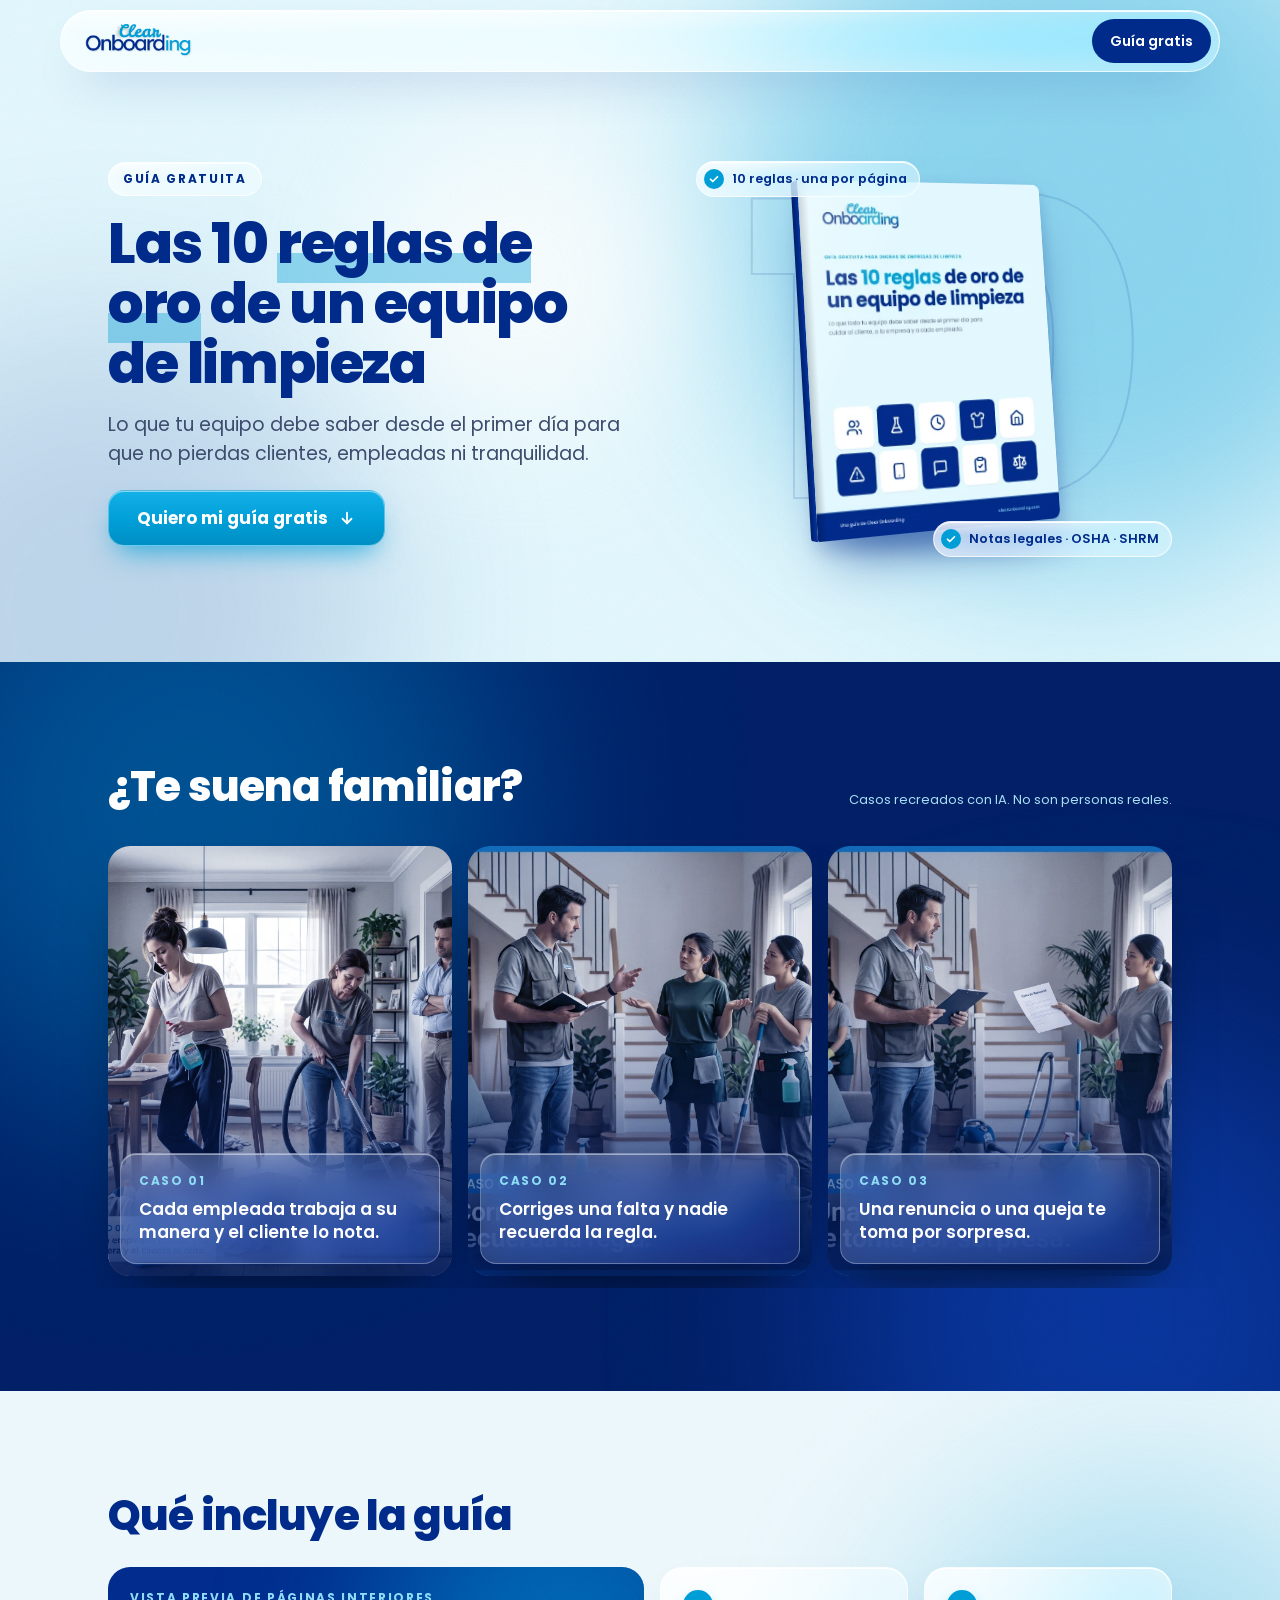
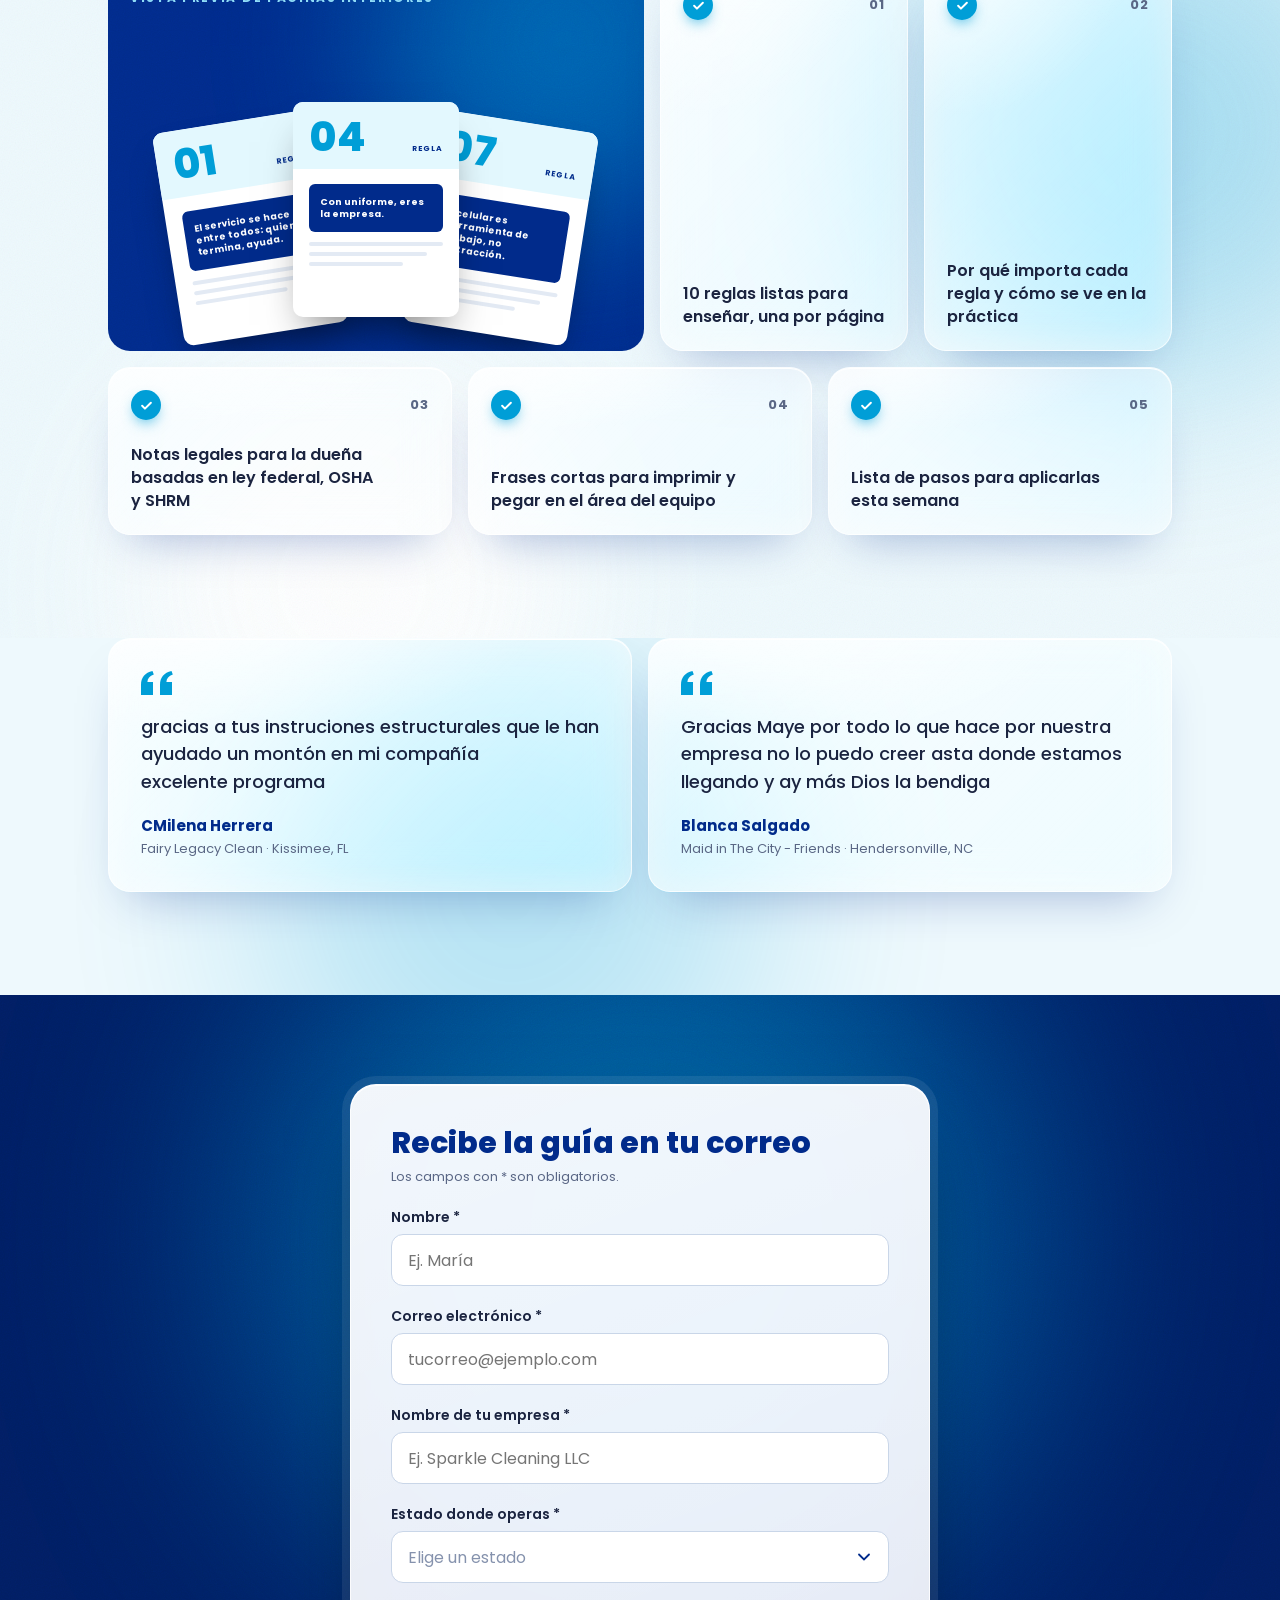
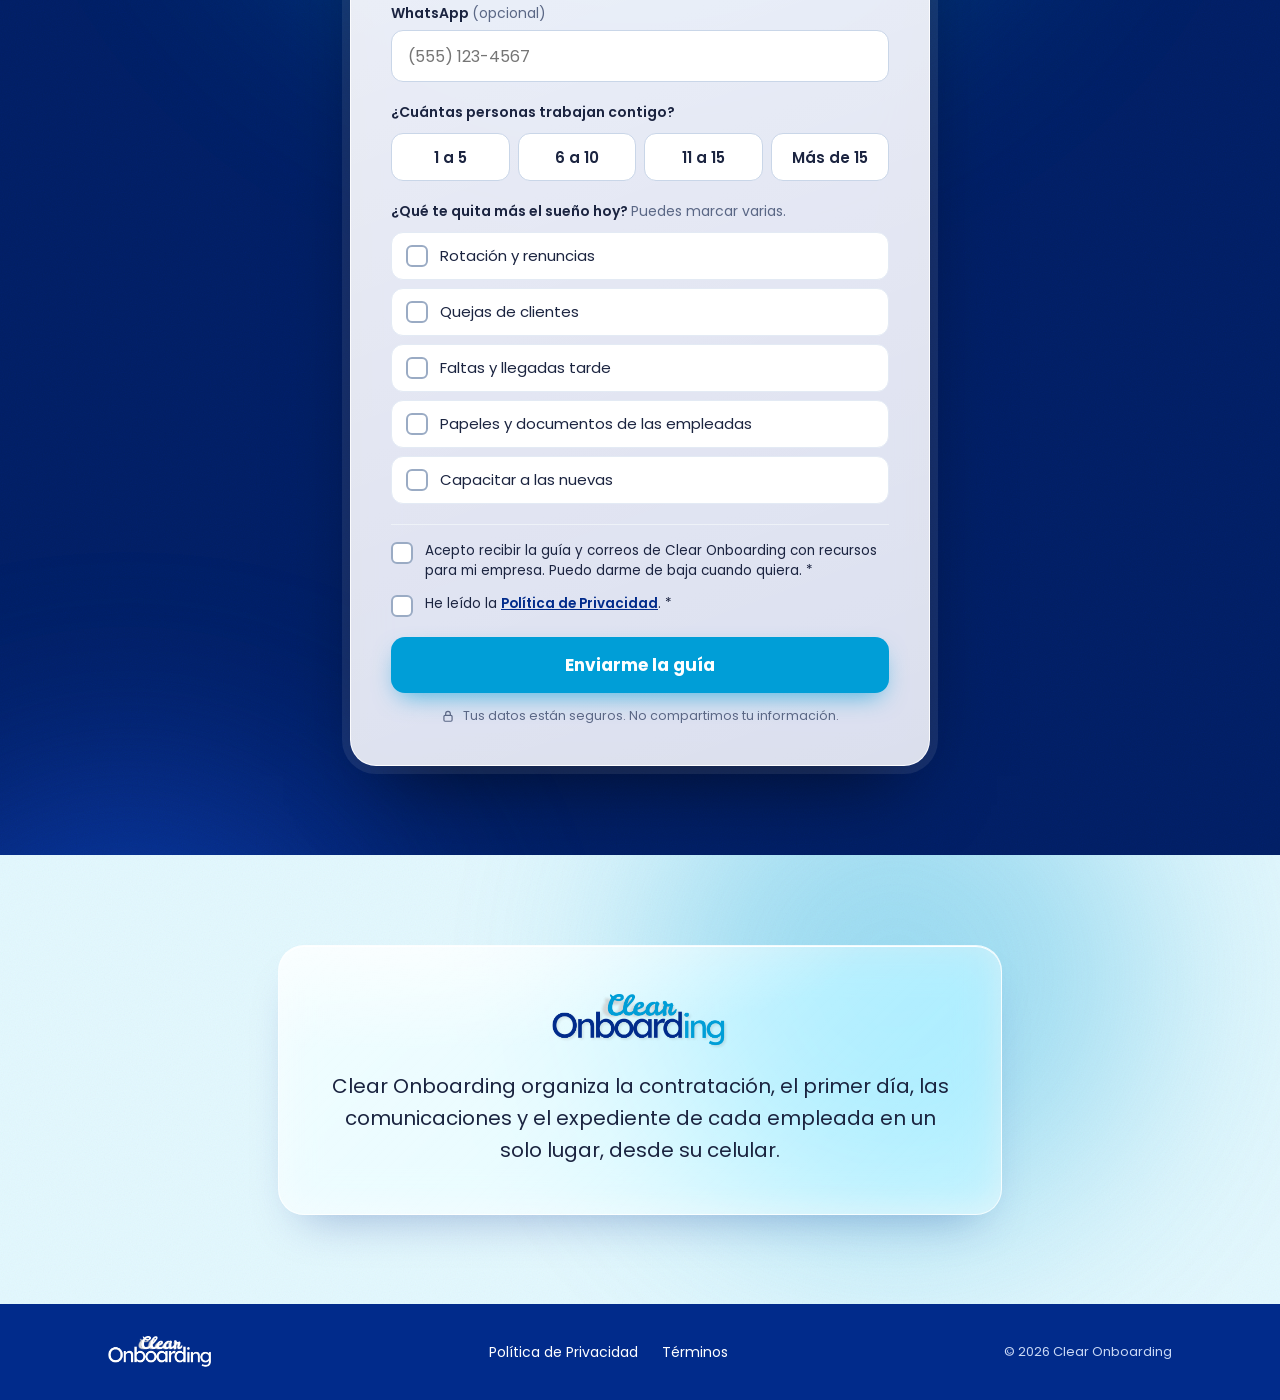
<file: index.html>
<!DOCTYPE html>
<html lang="es">
<head>
  <meta charset="utf-8">
  <title>Redirigiendo a Las 10 reglas de oro | Clear Onboarding</title>
  <meta http-equiv="refresh" content="0; url=/las-10-reglas-de-oro-de-un-equipo-de-limpieza/">
  <script>
    window.location.replace("/las-10-reglas-de-oro-de-un-equipo-de-limpieza/" + window.location.search + window.location.hash);
  </script>
</head>
<body></body>
</html>
</file>
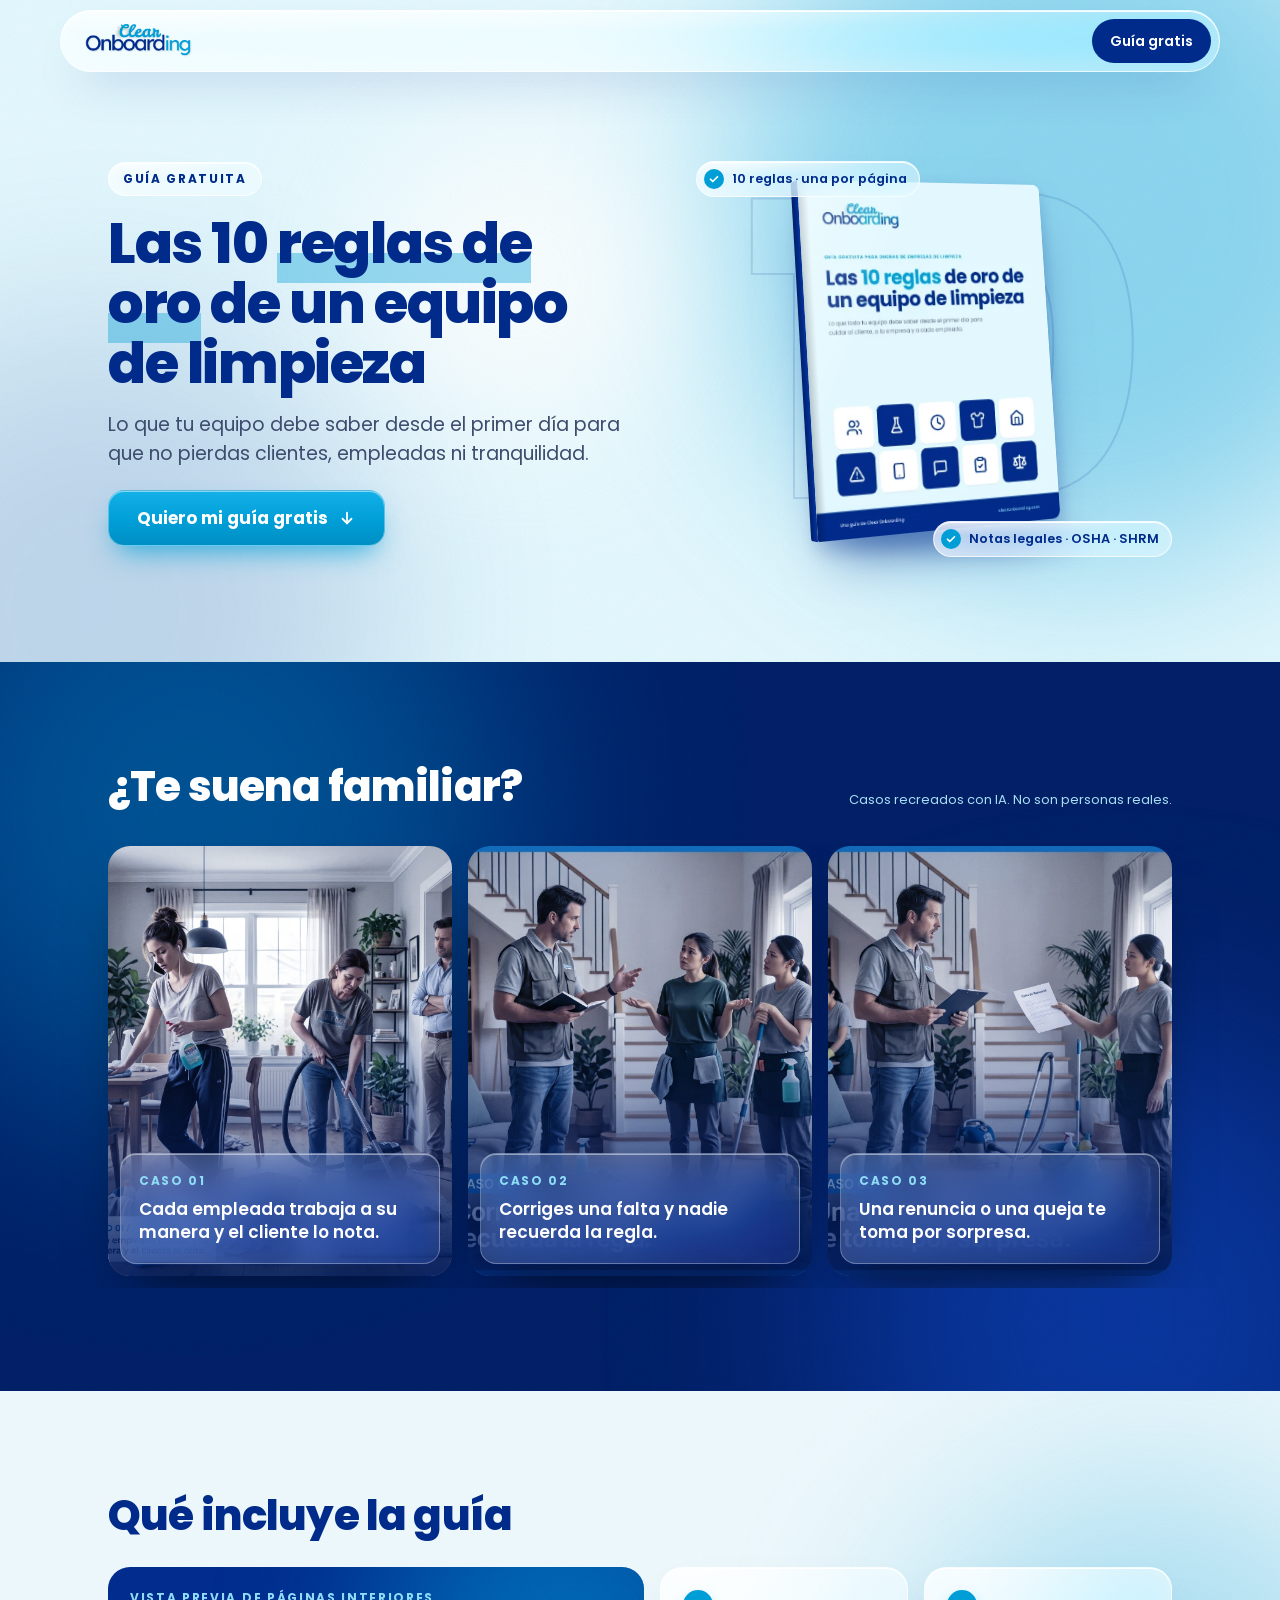
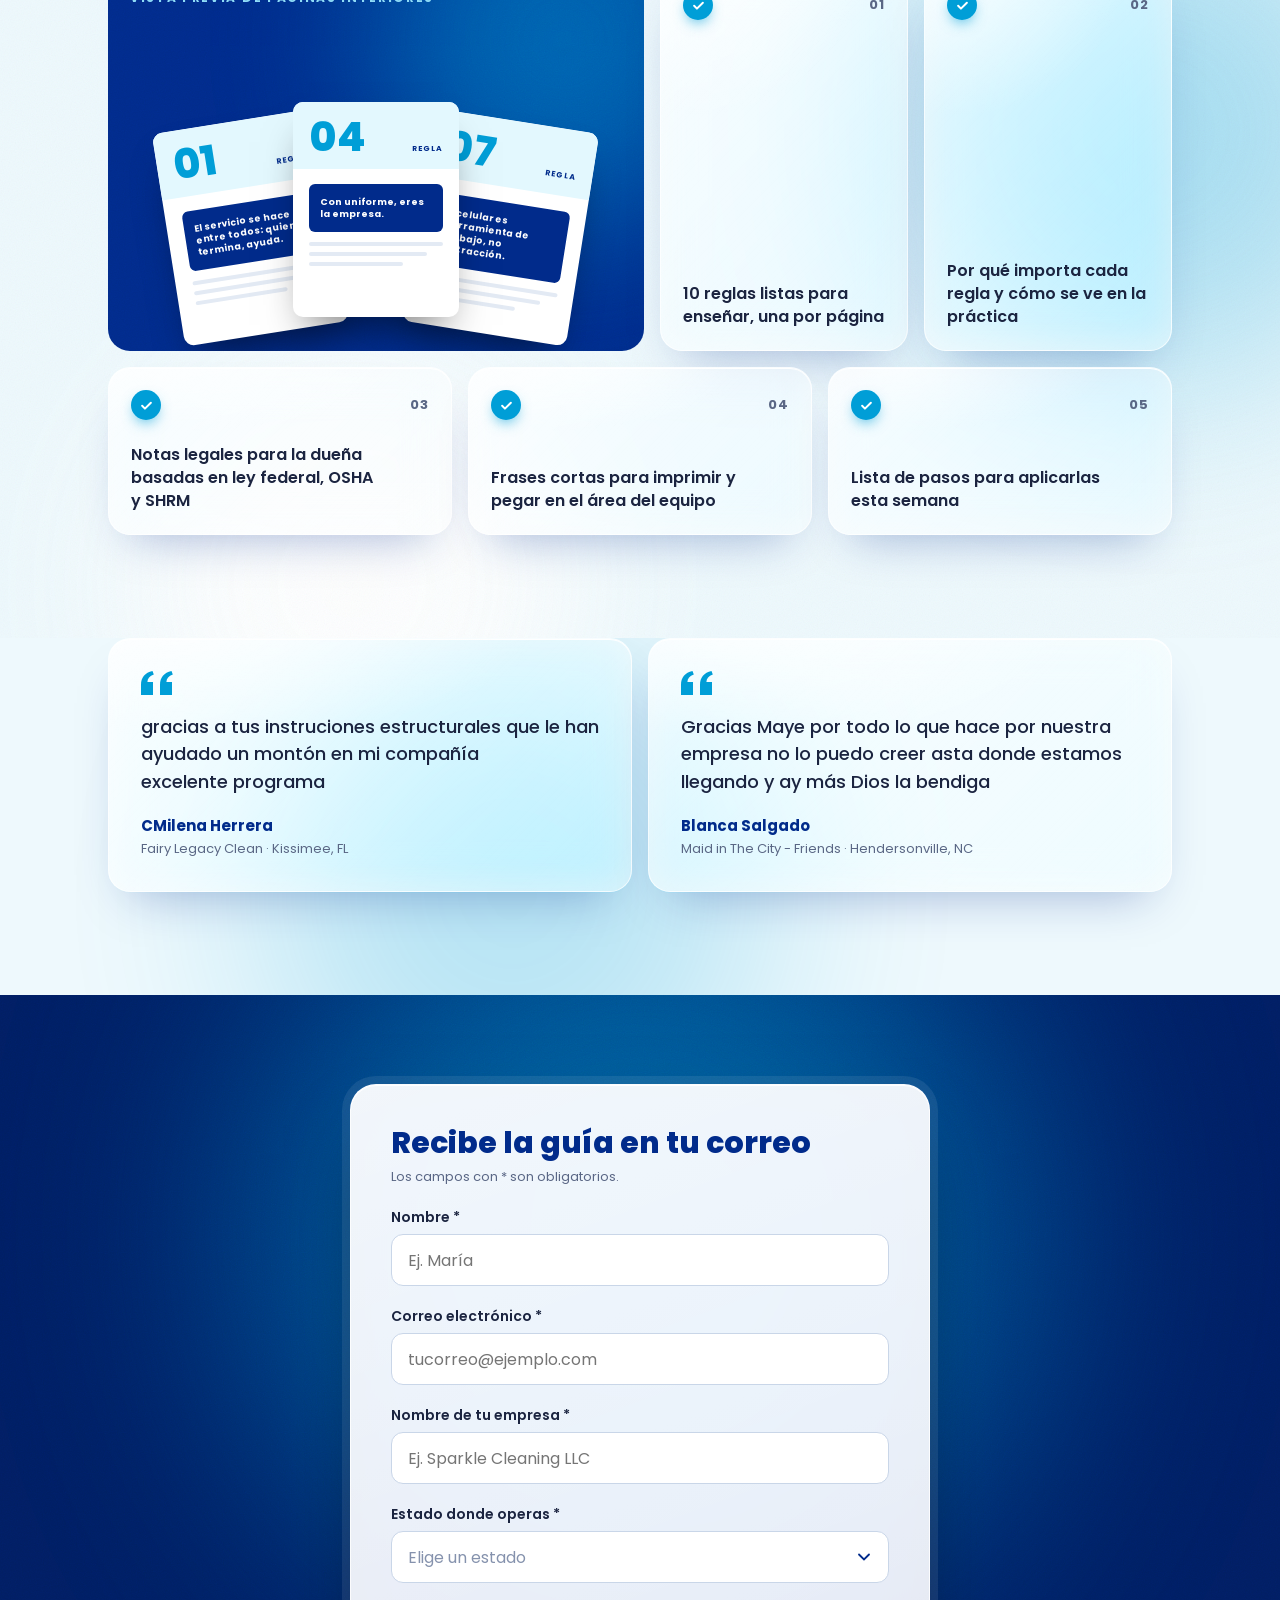
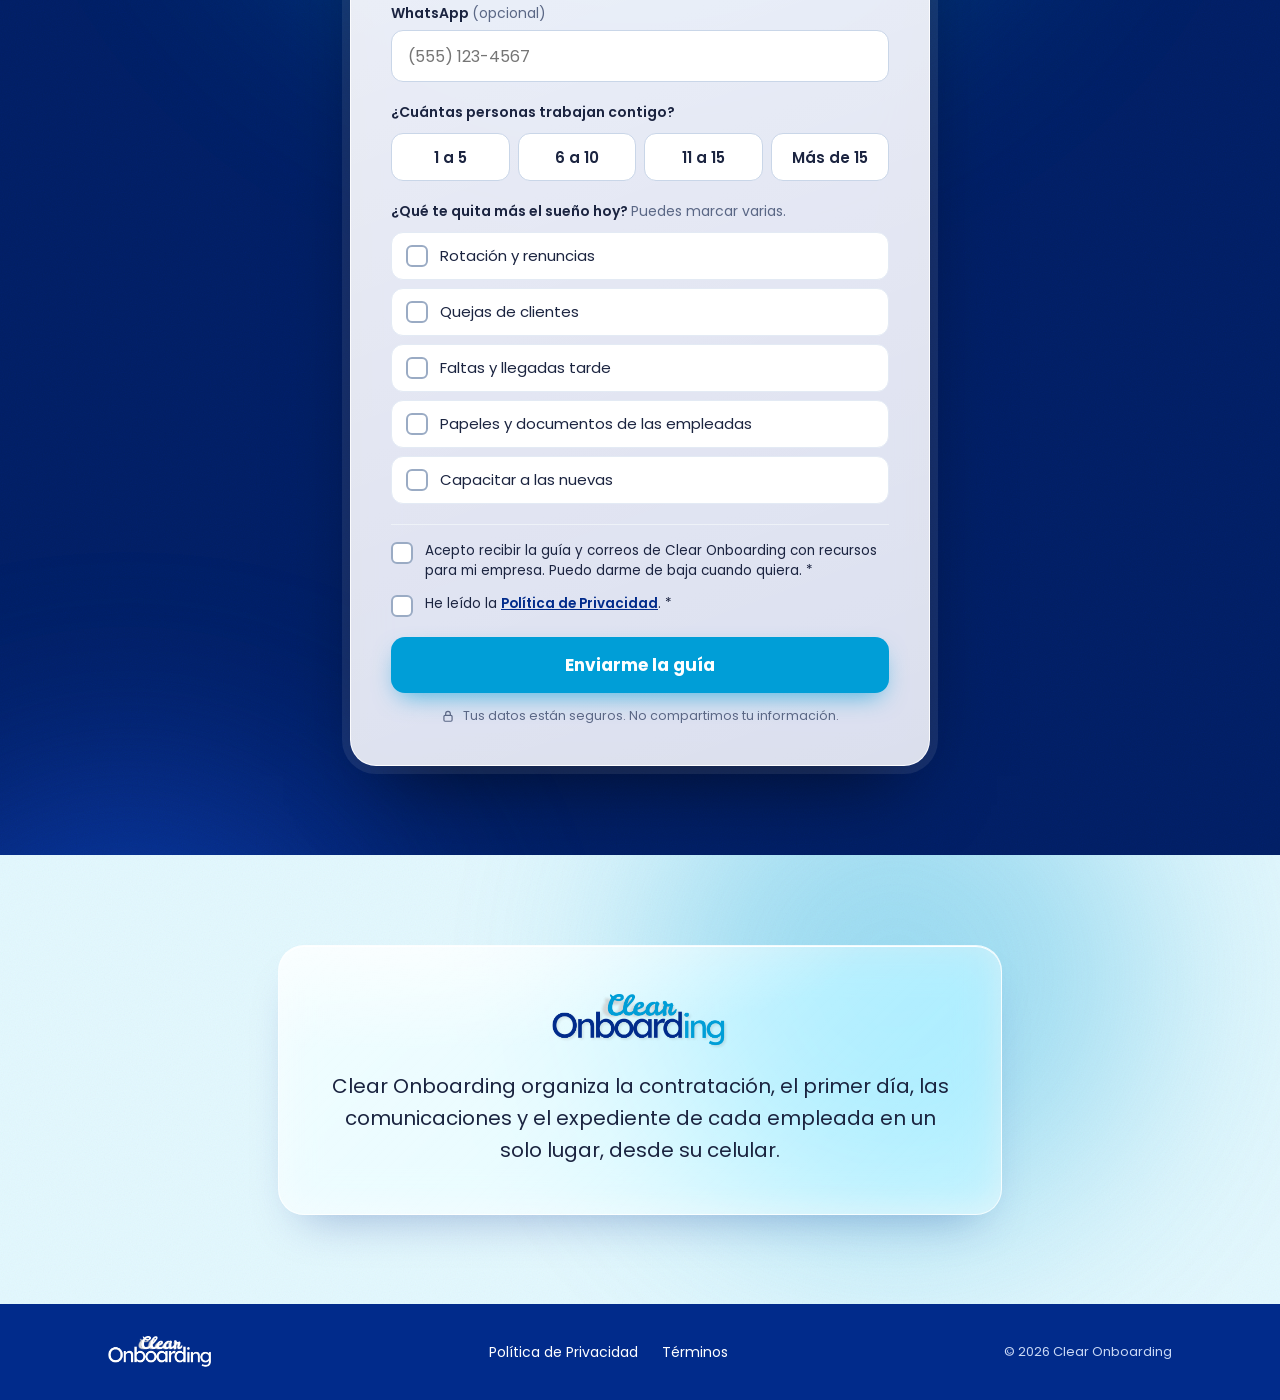
<file: guia/index.html>
<!DOCTYPE html>
<html lang="es">
<head>
  <meta charset="utf-8">
  <meta name="viewport" content="width=device-width, initial-scale=1">
  <title>Las 10 reglas de oro de un equipo de limpieza | Clear Onboarding</title>
  <meta name="description" content="Lo que tu equipo debe saber desde el primer día para que no pierdas clientes, empleadas ni tranquilidad.">
  <meta property="og:type" content="website">
  <meta property="og:title" content="Las 10 reglas de oro de un equipo de limpieza | Clear Onboarding">
  <meta property="og:description" content="Lo que tu equipo debe saber desde el primer día para que no pierdas clientes, empleadas ni tranquilidad.">
  <meta property="og:image" content="../assets/portada-ebook-10-reglas.webp">
  <meta name="twitter:card" content="summary_large_image">
  <link rel="preconnect" href="https://fonts.googleapis.com">
  <link rel="preconnect" href="https://fonts.gstatic.com" crossorigin>
  <link href="https://fonts.googleapis.com/css2?family=Poppins:wght@400;500;600;700;800&display=swap" rel="stylesheet">
  <link rel="stylesheet" href="../styles.css">
</head>
<body>
  <div class="page-wrapper">

    <!-- 4.1 Menú flotante (sticky) -->
    <header class="site-header">
      <div class="header-pill glass-light">
        <img src="../assets/logo-color.png" alt="Clear Onboarding" class="header-logo" width="200" height="61">
        <a href="#formulario" data-scroll-form class="header-cta">Guía gratis</a>
      </div>
    </header>

    <!-- 4.2 Hero -->
    <section data-screen-label="Hero" class="hero-section">
      <div style="position:absolute;top:-20%;right:-12%;width:clamp(320px,55vw,760px);aspect-ratio:1;border-radius:50%;background:#009ED7;opacity:0.38;filter:blur(90px);pointer-events:none;"></div>
      <div style="position:absolute;bottom:-35%;left:-15%;width:clamp(280px,45vw,620px);aspect-ratio:1;border-radius:50%;background:#012B8B;opacity:0.16;filter:blur(100px);pointer-events:none;"></div>
      <div style="position:absolute;top:18%;left:28%;width:clamp(200px,25vw,360px);aspect-ratio:1;border-radius:50%;background:#fff;opacity:0.75;filter:blur(70px);pointer-events:none;"></div>
      <div class="grain-light grain-hero"></div>

      <div class="hero-container">
        <!-- Columna del Libro 3D (arriba en móvil, derecha en escritorio) -->
        <div class="hero-book-col">
          <span aria-hidden="true" class="hero-number-bg">10</span>
          <div class="book-stage">
            <div class="book-3d">
              <div class="book-spine"></div>
              <div class="book-cover">
                <img src="../assets/portada-ebook-10-reglas.webp" alt="Portada: Las 10 reglas de oro de un equipo de limpieza" width="355" height="460" fetchpriority="high">
                <div class="book-hinge-shadow"></div>
                <div class="book-gloss"></div>
              </div>
            </div>
            <div class="book-floor-shadow"></div>
          </div>

          <div class="floating-badge floating-badge--top glass-light">
            <span class="badge-check">
              <svg width="12" height="12" viewBox="0 0 24 24" fill="none" stroke="#fff" stroke-width="3.4" stroke-linecap="round" stroke-linejoin="round"><path d="m5 12.5 4.5 4.5L19 7.5"></path></svg>
            </span>
            <span style="position:relative;">10 reglas · una por página</span>
          </div>

          <div class="floating-badge floating-badge--bottom glass-light">
            <span class="badge-check">
              <svg width="12" height="12" viewBox="0 0 24 24" fill="none" stroke="#fff" stroke-width="3.4" stroke-linecap="round" stroke-linejoin="round"><path d="m5 12.5 4.5 4.5L19 7.5"></path></svg>
            </span>
            <span style="position:relative;">Notas legales · OSHA · SHRM</span>
          </div>
        </div>

        <!-- Columna de Texto (debajo en móvil, izquierda en escritorio) -->
        <div class="hero-copy-col">
          <span class="tag-pill glass-light">
            <span style="position:relative;">GUÍA GRATUITA</span>
          </span>
          <h1 class="hero-h1">Las 10 <span class="marker-highlight">reglas de oro</span> de un equipo de limpieza</h1>
          <p class="hero-subtitle">Lo que tu equipo debe saber desde el primer día para que no pierdas clientes, empleadas ni tranquilidad.</p>
          <a href="#formulario" data-scroll-form class="btn-primary" style="margin-top:4px;">
            Quiero mi guía gratis
            <svg width="18" height="18" viewBox="0 0 24 24" fill="none" stroke="currentColor" stroke-width="2.4" stroke-linecap="round" stroke-linejoin="round"><path d="M12 5v14"></path><path d="m6 13 6 6 6-6"></path></svg>
          </a>
        </div>
      </div>
    </section>

    <!-- 4.3 Dolor (fondo #011E63) -->
    <section id="dolor" data-screen-label="Dolor" style="position:relative;overflow:hidden;background:#011E63;">
      <div style="position:absolute;top:-25%;left:-10%;width:clamp(320px,50vw,700px);aspect-ratio:1;border-radius:50%;background:#009ED7;opacity:0.38;filter:blur(120px);pointer-events:none;"></div>
      <div style="position:absolute;bottom:-30%;right:-10%;width:clamp(300px,45vw,640px);aspect-ratio:1;border-radius:50%;background:#0A3AA6;opacity:0.8;filter:blur(110px);pointer-events:none;"></div>
      <div class="grain-dark"></div>

      <div style="position:relative;max-width:1160px;margin:0 auto;padding:clamp(56px,8vw,112px) clamp(20px,5vw,48px);display:flex;flex-direction:column;gap:32px;">
        <div style="display:flex;flex-wrap:wrap;align-items:flex-end;justify-content:space-between;gap:10px 24px;">
          <h2 style="margin:0;font-weight:800;font-size:clamp(26px,3.4vw,42px);line-height:1.1;letter-spacing:-.02em;color:#fff;">¿Te suena familiar?</h2>
          <span style="font-size:13px;color:#A9DFF4;">Casos recreados con IA. No son personas reales.</span>
        </div>

        <div class="pain-carousel-outer">
          <div class="pain-carousel-track">
            <!-- Caso 01 -->
            <article class="pain-card" style="position:relative;flex:0 0 clamp(272px,78vw,352px);aspect-ratio:4/5;border-radius:22px;overflow:hidden;background:#0B2A78;scroll-snap-align:center;box-shadow:0 30px 60px -30px rgba(0,0,0,.7);">
              <img src="../assets/caso-01-cada-una-a-su-manera.webp" alt="dos empleadas limpian la misma cocina, cada una a su manera" loading="lazy" width="704" height="704" style="position:absolute;inset:0;width:100%;height:100%;object-fit:cover;display:block;">
              <div style="position:absolute;inset:0;pointer-events:none;background:#012B8B;mix-blend-mode:color;opacity:.3;"></div>
              <div style="position:absolute;inset:0;pointer-events:none;background:linear-gradient(180deg,rgba(1,30,99,0) 38%,rgba(1,30,99,.9) 100%);"></div>
              <div class="grain-dark grain-card"></div>
              <div class="glass-dark" style="position:absolute;left:12px;right:12px;bottom:12px;border-radius:16px;padding:18px;overflow:hidden;display:flex;flex-direction:column;gap:8px;">
                <span style="font-size:12px;font-weight:700;letter-spacing:.14em;color:#8FDCF7;">CASO 01</span>
                <p style="margin:0;font-size:17px;font-weight:600;line-height:1.4;color:#fff;text-wrap:pretty;">Cada empleada trabaja a su manera y el cliente lo nota.</p>
              </div>
            </article>

            <!-- Caso 02 -->
            <article class="pain-card" style="position:relative;flex:0 0 clamp(272px,78vw,352px);aspect-ratio:4/5;border-radius:22px;overflow:hidden;background:#0B2A78;scroll-snap-align:center;box-shadow:0 30px 60px -30px rgba(0,0,0,.7);">
              <img src="../assets/caso-02-nadie-recuerda-la-regla.webp" alt="la dueña corrige a una empleada que no recuerda la regla" loading="lazy" width="704" height="704" style="position:absolute;inset:0;width:100%;height:100%;object-fit:cover;display:block;">
              <div style="position:absolute;inset:0;pointer-events:none;background:#012B8B;mix-blend-mode:color;opacity:.3;"></div>
              <div style="position:absolute;inset:0;pointer-events:none;background:linear-gradient(180deg,rgba(1,30,99,0) 38%,rgba(1,30,99,.9) 100%);"></div>
              <div class="grain-dark grain-card"></div>
              <div class="glass-dark" style="position:absolute;left:12px;right:12px;bottom:12px;border-radius:16px;padding:18px;overflow:hidden;display:flex;flex-direction:column;gap:8px;">
                <span style="font-size:12px;font-weight:700;letter-spacing:.14em;color:#8FDCF7;">CASO 02</span>
                <p style="margin:0;font-size:17px;font-weight:600;line-height:1.4;color:#fff;text-wrap:pretty;">Corriges una falta y nadie recuerda la regla.</p>
              </div>
            </article>

            <!-- Caso 03 -->
            <article class="pain-card" style="position:relative;flex:0 0 clamp(272px,78vw,352px);aspect-ratio:4/5;border-radius:22px;overflow:hidden;background:#0B2A78;scroll-snap-align:center;box-shadow:0 30px 60px -30px rgba(0,0,0,.7);">
              <img src="../assets/caso-03-renuncia-sorpresa.webp" alt="la dueña lee en su celular un mensaje de renuncia" loading="lazy" width="704" height="704" style="position:absolute;inset:0;width:100%;height:100%;object-fit:cover;display:block;">
              <div style="position:absolute;inset:0;pointer-events:none;background:#012B8B;mix-blend-mode:color;opacity:.3;"></div>
              <div style="position:absolute;inset:0;pointer-events:none;background:linear-gradient(180deg,rgba(1,30,99,0) 38%,rgba(1,30,99,.9) 100%);"></div>
              <div class="grain-dark grain-card"></div>
              <div class="glass-dark" style="position:absolute;left:12px;right:12px;bottom:12px;border-radius:16px;padding:18px;overflow:hidden;display:flex;flex-direction:column;gap:8px;">
                <span style="font-size:12px;font-weight:700;letter-spacing:.14em;color:#8FDCF7;">CASO 03</span>
                <p style="margin:0;font-size:17px;font-weight:600;line-height:1.4;color:#fff;text-wrap:pretty;">Una renuncia o una queja te toma por sorpresa.</p>
              </div>
            </article>
          </div>
        </div>
      </div>
    </section>

    <!-- 4.4 Qué incluye (fondo #EEF9FD, mosaico tipo bento) -->
    <section id="incluye" data-screen-label="Que incluye" style="position:relative;overflow:hidden;background:#EEF9FD;">
      <div style="position:absolute;top:10%;right:-10%;width:clamp(280px,40vw,560px);aspect-ratio:1;border-radius:50%;background:#009ED7;opacity:0.28;filter:blur(100px);pointer-events:none;"></div>
      <div style="position:absolute;bottom:-20%;left:10%;width:clamp(240px,35vw,480px);aspect-ratio:1;border-radius:50%;background:#fff;opacity:0.9;filter:blur(80px);pointer-events:none;"></div>
      <div class="grain-light"></div>

      <div style="position:relative;max-width:1160px;margin:0 auto;padding:clamp(56px,8vw,112px) clamp(20px,5vw,48px);display:flex;flex-direction:column;gap:28px;">
        <h2 style="margin:0;font-weight:800;font-size:clamp(26px,3.4vw,42px);line-height:1.1;letter-spacing:-.02em;color:#012B8B;">Qué incluye la guía</h2>

        <div style="display:flex;flex-wrap:wrap;gap:16px;">
          <!-- Bloque grande azul marino con abanico de 3 páginas -->
          <div data-screen-label="Vista previa" style="flex:2 1 520px;position:relative;overflow:hidden;border-radius:22px;background:#012B8B;min-height:clamp(300px,30vw,400px);padding:22px;display:flex;flex-direction:column;justify-content:space-between;gap:16px;">
            <div style="position:absolute;top:-30%;right:-20%;width:70%;aspect-ratio:1;border-radius:50%;background:#009ED7;opacity:0.5;filter:blur(80px);pointer-events:none;"></div>
            <div class="grain-dark grain-card"></div>
            <span style="position:relative;font-size:12px;font-weight:700;letter-spacing:.14em;color:#8FDCF7;">VISTA PREVIA DE PÁGINAS INTERIORES</span>
            <div id="preview-pages-fan" style="position:relative;display:flex;justify-content:center;align-items:flex-end;padding:8px 0 4px;">
              <!-- Renderizado dinámico por app.js con respaldo estático de las páginas reales del PDF -->
              <div style="flex:none;width:clamp(104px,13vw,172px);aspect-ratio:0.773;background:#fff;border-radius:10px;overflow:hidden;box-shadow:0 24px 40px -16px rgba(0,0,0,.55);margin:0 calc(clamp(104px,13vw,172px) * -0.12);transform:rotate(-9deg) translateY(10px);z-index:1;position:relative;display:flex;flex-direction:column;">
                <div style="background:#E3F8FE;padding:10% 10% 8%;display:flex;align-items:flex-end;justify-content:space-between;">
                  <span style="font-weight:800;font-size:clamp(26px,3.2vw,42px);line-height:.9;color:#009ED7;">01</span>
                  <span style="font-size:clamp(6px,.6vw,8px);font-weight:700;letter-spacing:.12em;color:#012B8B;">REGLA</span>
                </div>
                <div style="padding:9% 10%;display:flex;flex-direction:column;gap:6px;flex:1;">
                  <div style="background:#012B8B;border-radius:6px;padding:9% 8%;color:#fff;font-weight:700;font-size:clamp(7px,.72vw,10px);line-height:1.3;">El servicio se hace entre todos: quien termina, ayuda.</div>
                  <div style="height:4px;border-radius:2px;background:#E3EAF4;margin-top:4px;"></div>
                  <div style="height:4px;border-radius:2px;background:#E3EAF4;width:88%;"></div>
                  <div style="height:4px;border-radius:2px;background:#E3EAF4;width:70%;"></div>
                </div>
              </div>
              <div style="flex:none;width:clamp(104px,13vw,172px);aspect-ratio:0.773;background:#fff;border-radius:10px;overflow:hidden;box-shadow:0 24px 40px -16px rgba(0,0,0,.55);margin:0 calc(clamp(104px,13vw,172px) * -0.12);transform:translateY(-8px);z-index:3;position:relative;display:flex;flex-direction:column;">
                <div style="background:#E3F8FE;padding:10% 10% 8%;display:flex;align-items:flex-end;justify-content:space-between;">
                  <span style="font-weight:800;font-size:clamp(26px,3.2vw,42px);line-height:.9;color:#009ED7;">04</span>
                  <span style="font-size:clamp(6px,.6vw,8px);font-weight:700;letter-spacing:.12em;color:#012B8B;">REGLA</span>
                </div>
                <div style="padding:9% 10%;display:flex;flex-direction:column;gap:6px;flex:1;">
                  <div style="background:#012B8B;border-radius:6px;padding:9% 8%;color:#fff;font-weight:700;font-size:clamp(7px,.72vw,10px);line-height:1.3;">Con uniforme, eres la empresa.</div>
                  <div style="height:4px;border-radius:2px;background:#E3EAF4;margin-top:4px;"></div>
                  <div style="height:4px;border-radius:2px;background:#E3EAF4;width:88%;"></div>
                  <div style="height:4px;border-radius:2px;background:#E3EAF4;width:70%;"></div>
                </div>
              </div>
              <div style="flex:none;width:clamp(104px,13vw,172px);aspect-ratio:0.773;background:#fff;border-radius:10px;overflow:hidden;box-shadow:0 24px 40px -16px rgba(0,0,0,.55);margin:0 calc(clamp(104px,13vw,172px) * -0.12);transform:rotate(9deg) translateY(10px);z-index:2;position:relative;display:flex;flex-direction:column;">
                <div style="background:#E3F8FE;padding:10% 10% 8%;display:flex;align-items:flex-end;justify-content:space-between;">
                  <span style="font-weight:800;font-size:clamp(26px,3.2vw,42px);line-height:.9;color:#009ED7;">07</span>
                  <span style="font-size:clamp(6px,.6vw,8px);font-weight:700;letter-spacing:.12em;color:#012B8B;">REGLA</span>
                </div>
                <div style="padding:9% 10%;display:flex;flex-direction:column;gap:6px;flex:1;">
                  <div style="background:#012B8B;border-radius:6px;padding:9% 8%;color:#fff;font-weight:700;font-size:clamp(7px,.72vw,10px);line-height:1.3;">El celular es herramienta de trabajo, no distracción.</div>
                  <div style="height:4px;border-radius:2px;background:#E3EAF4;margin-top:4px;"></div>
                  <div style="height:4px;border-radius:2px;background:#E3EAF4;width:88%;"></div>
                  <div style="height:4px;border-radius:2px;background:#E3EAF4;width:70%;"></div>
                </div>
              </div>
            </div>
          </div>

          <!-- 5 Tarjetas de cristal (01 a 05) -->
          <div class="glass-light" style="flex:1 1 240px;overflow:hidden;border-radius:22px;padding:22px;min-height:168px;display:flex;flex-direction:column;justify-content:space-between;gap:18px;">
            <div style="position:relative;display:flex;align-items:center;justify-content:space-between;">
              <span style="width:30px;height:30px;border-radius:50%;background:#009ED7;display:flex;align-items:center;justify-content:center;box-shadow:0 6px 14px -4px rgba(0,158,215,.7);"><svg width="15" height="15" viewBox="0 0 24 24" fill="none" stroke="#fff" stroke-width="3.2" stroke-linecap="round" stroke-linejoin="round"><path d="m5 12.5 4.5 4.5L19 7.5"></path></svg></span>
              <span style="font-size:13px;font-weight:700;color:#5A6785;letter-spacing:.06em;">01</span>
            </div>
            <span style="position:relative;font-size:16px;font-weight:600;line-height:1.45;color:#1B2440;text-wrap:pretty;">10 reglas listas para enseñar, una por página</span>
          </div>

          <div class="glass-light" style="flex:1 1 240px;overflow:hidden;border-radius:22px;padding:22px;min-height:168px;display:flex;flex-direction:column;justify-content:space-between;gap:18px;">
            <div style="position:relative;display:flex;align-items:center;justify-content:space-between;">
              <span style="width:30px;height:30px;border-radius:50%;background:#009ED7;display:flex;align-items:center;justify-content:center;box-shadow:0 6px 14px -4px rgba(0,158,215,.7);"><svg width="15" height="15" viewBox="0 0 24 24" fill="none" stroke="#fff" stroke-width="3.2" stroke-linecap="round" stroke-linejoin="round"><path d="m5 12.5 4.5 4.5L19 7.5"></path></svg></span>
              <span style="font-size:13px;font-weight:700;color:#5A6785;letter-spacing:.06em;">02</span>
            </div>
            <span style="position:relative;font-size:16px;font-weight:600;line-height:1.45;color:#1B2440;text-wrap:pretty;">Por qué importa cada regla y cómo se ve en la práctica</span>
          </div>

          <div class="glass-light" style="flex:1 1 240px;overflow:hidden;border-radius:22px;padding:22px;min-height:168px;display:flex;flex-direction:column;justify-content:space-between;gap:18px;">
            <div style="position:relative;display:flex;align-items:center;justify-content:space-between;">
              <span style="width:30px;height:30px;border-radius:50%;background:#009ED7;display:flex;align-items:center;justify-content:center;box-shadow:0 6px 14px -4px rgba(0,158,215,.7);"><svg width="15" height="15" viewBox="0 0 24 24" fill="none" stroke="#fff" stroke-width="3.2" stroke-linecap="round" stroke-linejoin="round"><path d="m5 12.5 4.5 4.5L19 7.5"></path></svg></span>
              <span style="font-size:13px;font-weight:700;color:#5A6785;letter-spacing:.06em;">03</span>
            </div>
            <span style="position:relative;font-size:16px;font-weight:600;line-height:1.45;color:#1B2440;text-wrap:pretty;">Notas legales para la dueña basadas en ley federal, OSHA y SHRM</span>
          </div>

          <div class="glass-light" style="flex:1 1 240px;overflow:hidden;border-radius:22px;padding:22px;min-height:168px;display:flex;flex-direction:column;justify-content:space-between;gap:18px;">
            <div style="position:relative;display:flex;align-items:center;justify-content:space-between;">
              <span style="width:30px;height:30px;border-radius:50%;background:#009ED7;display:flex;align-items:center;justify-content:center;box-shadow:0 6px 14px -4px rgba(0,158,215,.7);"><svg width="15" height="15" viewBox="0 0 24 24" fill="none" stroke="#fff" stroke-width="3.2" stroke-linecap="round" stroke-linejoin="round"><path d="m5 12.5 4.5 4.5L19 7.5"></path></svg></span>
              <span style="font-size:13px;font-weight:700;color:#5A6785;letter-spacing:.06em;">04</span>
            </div>
            <span style="position:relative;font-size:16px;font-weight:600;line-height:1.45;color:#1B2440;text-wrap:pretty;">Frases cortas para imprimir y pegar en el área del equipo</span>
          </div>

          <div class="glass-light" style="flex:1 1 240px;overflow:hidden;border-radius:22px;padding:22px;min-height:168px;display:flex;flex-direction:column;justify-content:space-between;gap:18px;">
            <div style="position:relative;display:flex;align-items:center;justify-content:space-between;">
              <span style="width:30px;height:30px;border-radius:50%;background:#009ED7;display:flex;align-items:center;justify-content:center;box-shadow:0 6px 14px -4px rgba(0,158,215,.7);"><svg width="15" height="15" viewBox="0 0 24 24" fill="none" stroke="#fff" stroke-width="3.2" stroke-linecap="round" stroke-linejoin="round"><path d="m5 12.5 4.5 4.5L19 7.5"></path></svg></span>
              <span style="font-size:13px;font-weight:700;color:#5A6785;letter-spacing:.06em;">05</span>
            </div>
            <span style="position:relative;font-size:16px;font-weight:600;line-height:1.45;color:#1B2440;text-wrap:pretty;">Lista de pasos para aplicarlas esta semana</span>
          </div>
        </div>
      </div>
    </section>

    <!-- 4.5 Testimonios (textos LITERALES) -->
    <section style="position:relative;overflow:hidden;background:#EEF9FD;">
      <div style="position:absolute;top:0;left:20%;width:clamp(260px,40vw,520px);aspect-ratio:1;border-radius:50%;background:#009ED7;opacity:0.22;filter:blur(100px);pointer-events:none;"></div>
      <div id="testimonios" data-screen-label="Testimonios" style="position:relative;max-width:1160px;margin:0 auto;padding:0 clamp(20px,5vw,48px) clamp(56px,8vw,112px);display:grid;grid-template-columns:repeat(auto-fit,minmax(280px,1fr));gap:16px;">
        <figure class="glass-light" style="margin:0;overflow:hidden;border-radius:22px;padding:clamp(22px,3vw,32px);display:flex;flex-direction:column;gap:18px;">
          <svg width="32" height="24" viewBox="0 0 32 24" fill="#009ED7" style="position:relative;"><path d="M0 24V14C0 6.5 4 1.6 11.5 0l1.3 3.6C8.6 5 6.6 7.7 6.4 11H12v13H0zm19 0V14c0-7.5 4-12.4 11.5-14l1.3 3.6C27.6 5 25.6 7.7 25.4 11H31v13H19z"></path></svg>
          <blockquote style="position:relative;margin:0;font-size:clamp(16px,1.6vw,18px);line-height:1.55;color:#1B2440;font-weight:500;text-wrap:pretty;">gracias a tus instruciones estructurales que le han ayudado un montón en mi compañía<br>excelente programa</blockquote>
          <figcaption style="position:relative;margin-top:auto;display:flex;flex-direction:column;gap:2px;">
            <span style="font-size:15px;font-weight:700;color:#012B8B;">CMilena Herrera</span>
            <span style="font-size:13px;color:#5A6785;">Fairy Legacy Clean · Kissimee, FL</span>
          </figcaption>
        </figure>

        <figure class="glass-light" style="margin:0;overflow:hidden;border-radius:22px;padding:clamp(22px,3vw,32px);display:flex;flex-direction:column;gap:18px;">
          <svg width="32" height="24" viewBox="0 0 32 24" fill="#009ED7" style="position:relative;"><path d="M0 24V14C0 6.5 4 1.6 11.5 0l1.3 3.6C8.6 5 6.6 7.7 6.4 11H12v13H0zm19 0V14c0-7.5 4-12.4 11.5-14l1.3 3.6C27.6 5 25.6 7.7 25.4 11H31v13H19z"></path></svg>
          <blockquote style="position:relative;margin:0;font-size:clamp(16px,1.6vw,18px);line-height:1.55;color:#1B2440;font-weight:500;text-wrap:pretty;">Gracias Maye por todo lo que hace por nuestra empresa no lo puedo creer asta donde estamos llegando y ay más Dios la bendiga</blockquote>
          <figcaption style="position:relative;margin-top:auto;display:flex;flex-direction:column;gap:2px;">
            <span style="font-size:15px;font-weight:700;color:#012B8B;">Blanca Salgado</span>
            <span style="font-size:13px;color:#5A6785;">Maid in The City - Friends · Hendersonville, NC</span>
          </figcaption>
        </figure>
      </div>
    </section>

    <!-- 4.6 Formulario (id="formulario") -->
    <section id="formulario" data-screen-label="Formulario" style="position:relative;overflow:hidden;background:#011E63;">
      <div style="position:absolute;top:-10%;left:50%;transform:translateX(-50%);width:clamp(360px,60vw,820px);aspect-ratio:1;border-radius:50%;background:#009ED7;opacity:0.5;filter:blur(130px);pointer-events:none;"></div>
      <div style="position:absolute;bottom:-30%;left:-10%;width:clamp(280px,40vw,560px);aspect-ratio:1;border-radius:50%;background:#0A3AA6;opacity:0.9;filter:blur(110px);pointer-events:none;"></div>
      <div class="grain-dark"></div>

      <div style="position:relative;max-width:1160px;margin:0 auto;padding:clamp(48px,7vw,104px) clamp(12px,5vw,48px);display:flex;justify-content:center;">
        <form id="lead-form" data-redirect="./gracias/" novalidate style="position:relative;width:100%;max-width:580px;border-radius:26px;padding:clamp(22px,4vw,40px);display:flex;flex-direction:column;gap:20px;background:linear-gradient(160deg,rgba(255,255,255,.95),rgba(255,255,255,.86));backdrop-filter:blur(24px) saturate(160%);-webkit-backdrop-filter:blur(24px) saturate(160%);border:1px solid rgba(255,255,255,.85);box-shadow:inset 0 1px 0 #fff,0 0 0 8px rgba(255,255,255,.08),0 40px 80px -30px rgba(0,0,0,.6);">
          <div style="display:flex;flex-direction:column;gap:6px;">
            <h2 style="margin:0;font-weight:800;font-size:clamp(22px,2.6vw,30px);line-height:1.2;color:#012B8B;">Recibe la guía en tu correo</h2>
            <p style="margin:0;font-size:13px;color:#5A6785;">Los campos con * son obligatorios.</p>
          </div>

          <!-- Nombre * -->
          <label for="field-nombre" style="display:flex;flex-direction:column;gap:6px;">
            <span style="font-size:14px;font-weight:600;color:#1B2440;">Nombre *</span>
            <input id="field-nombre" name="nombre" type="text" autocomplete="given-name" placeholder="Ej. María" class="form-input">
            <span id="err-nombre" class="field-error" aria-live="polite">
              <svg width="15" height="15" viewBox="0 0 24 24" fill="none" stroke="currentColor" stroke-width="2.2" stroke-linecap="round"><circle cx="12" cy="12" r="9"></circle><path d="M12 7.5v5.5"></path><path d="M12 16.4v.1"></path></svg>
              <span class="err-msg-text"></span>
            </span>
          </label>

          <!-- Correo electrónico * -->
          <label for="field-correo" style="display:flex;flex-direction:column;gap:6px;">
            <span style="font-size:14px;font-weight:600;color:#1B2440;">Correo electrónico *</span>
            <input id="field-correo" name="correo" type="email" autocomplete="email" inputmode="email" placeholder="tucorreo@ejemplo.com" class="form-input">
            <span id="err-correo" class="field-error" aria-live="polite">
              <svg width="15" height="15" viewBox="0 0 24 24" fill="none" stroke="currentColor" stroke-width="2.2" stroke-linecap="round"><circle cx="12" cy="12" r="9"></circle><path d="M12 7.5v5.5"></path><path d="M12 16.4v.1"></path></svg>
              <span class="err-msg-text"></span>
            </span>
          </label>

          <!-- Nombre de tu empresa * -->
          <label for="field-empresa" style="display:flex;flex-direction:column;gap:6px;">
            <span style="font-size:14px;font-weight:600;color:#1B2440;">Nombre de tu empresa *</span>
            <input id="field-empresa" name="empresa" type="text" autocomplete="organization" placeholder="Ej. Sparkle Cleaning LLC" class="form-input">
            <span id="err-empresa" class="field-error" aria-live="polite">
              <svg width="15" height="15" viewBox="0 0 24 24" fill="none" stroke="currentColor" stroke-width="2.2" stroke-linecap="round"><circle cx="12" cy="12" r="9"></circle><path d="M12 7.5v5.5"></path><path d="M12 16.4v.1"></path></svg>
              <span class="err-msg-text"></span>
            </span>
          </label>

          <!-- Estado donde operas * -->
          <label for="field-estado" style="display:flex;flex-direction:column;gap:6px;">
            <span style="font-size:14px;font-weight:600;color:#1B2440;">Estado donde operas *</span>
            <select id="field-estado" name="estado" class="form-select" style="color:#8592AD;">
              <option value="">Elige un estado</option>
            </select>
            <span id="err-estado" class="field-error" aria-live="polite">
              <svg width="15" height="15" viewBox="0 0 24 24" fill="none" stroke="currentColor" stroke-width="2.2" stroke-linecap="round"><circle cx="12" cy="12" r="9"></circle><path d="M12 7.5v5.5"></path><path d="M12 16.4v.1"></path></svg>
              <span class="err-msg-text"></span>
            </span>
          </label>

          <!-- WhatsApp (opcional) -->
          <label for="field-whatsapp" style="display:flex;flex-direction:column;gap:6px;">
            <span style="font-size:14px;font-weight:600;color:#1B2440;">WhatsApp <span style="font-weight:400;color:#5A6785;">(opcional)</span></span>
            <input id="field-whatsapp" name="whatsapp" type="tel" autocomplete="tel" inputmode="tel" placeholder="(555) 123-4567" class="form-input">
          </label>

          <!-- ¿Cuántas personas trabajan contigo? -->
          <div role="radiogroup" aria-label="¿Cuántas personas trabajan contigo?" style="display:flex;flex-direction:column;gap:10px;">
            <span style="font-size:14px;font-weight:600;color:#1B2440;">¿Cuántas personas trabajan contigo?</span>
            <div id="equipo-group" style="display:grid;grid-template-columns:repeat(auto-fit,minmax(110px,1fr));gap:8px;"></div>
          </div>

          <!-- ¿Qué te quita más el sueño hoy? -->
          <div style="display:flex;flex-direction:column;gap:10px;">
            <span style="font-size:14px;font-weight:600;color:#1B2440;">¿Qué te quita más el sueño hoy? <span style="font-weight:400;color:#5A6785;">Puedes marcar varias.</span></span>
            <div id="suenos-group" style="display:flex;flex-direction:column;gap:8px;"></div>
          </div>

          <!-- Consentimientos separados, SIN marcar por defecto -->
          <div style="display:flex;flex-direction:column;gap:12px;padding-top:4px;border-top:1px solid #EEF2F8;">
            <!-- Consentimiento 1 (obligatorio) -->
            <div style="display:flex;flex-direction:column;gap:6px;padding-top:12px;">
              <label style="display:flex;align-items:flex-start;gap:12px;cursor:pointer;">
                <input id="consent-c1" type="checkbox" class="sr-only-input">
                <span id="box-c1" class="custom-checkbox-box" style="margin-top:1px;">
                  <svg width="14" height="14" viewBox="0 0 24 24" fill="none" stroke="#fff" stroke-width="3.4" stroke-linecap="round" stroke-linejoin="round"><path d="m5 12.5 4.5 4.5L19 7.5"></path></svg>
                </span>
                <span style="font-size:13.5px;line-height:1.5;color:#1B2440;">Acepto recibir la guía y correos de Clear Onboarding con recursos para mi empresa. Puedo darme de baja cuando quiera. *</span>
              </label>
              <span id="err-c1" aria-live="polite" style="display:none;padding-left:34px;font-size:13px;color:#C62828;font-weight:500;"></span>
            </div>

            <!-- Consentimiento 2 (opcional, SOLO visible si WhatsApp tiene texto) -->
            <label id="wrapper-c2" style="display:none;align-items:flex-start;gap:12px;cursor:pointer;">
              <input id="consent-c2" type="checkbox" class="sr-only-input">
              <span id="box-c2" class="custom-checkbox-box" style="margin-top:1px;">
                <svg width="14" height="14" viewBox="0 0 24 24" fill="none" stroke="#fff" stroke-width="3.4" stroke-linecap="round" stroke-linejoin="round"><path d="m5 12.5 4.5 4.5L19 7.5"></path></svg>
              </span>
              <span style="font-size:13.5px;line-height:1.5;color:#1B2440;">Acepto recibir mensajes por WhatsApp o SMS de Clear Onboarding. Pueden aplicar tarifas de mensajes y datos. Responde STOP para cancelar. <span style="color:#5A6785;">(opcional)</span></span>
            </label>

            <!-- Consentimiento 3 (obligatorio) -->
            <div style="display:flex;flex-direction:column;gap:6px;">
              <label style="display:flex;align-items:flex-start;gap:12px;cursor:pointer;">
                <input id="consent-c3" type="checkbox" class="sr-only-input">
                <span id="box-c3" class="custom-checkbox-box" style="margin-top:1px;">
                  <svg width="14" height="14" viewBox="0 0 24 24" fill="none" stroke="#fff" stroke-width="3.4" stroke-linecap="round" stroke-linejoin="round"><path d="m5 12.5 4.5 4.5L19 7.5"></path></svg>
                </span>
                <span style="font-size:13.5px;line-height:1.5;color:#1B2440;">He leído la <a href="../politica-de-privacidad/" target="_blank" rel="noopener" style="color:#012B8B;font-weight:600;">Política de Privacidad</a>. *</span>
              </label>
              <span id="err-c3" aria-live="polite" style="display:none;padding-left:34px;font-size:13px;color:#C62828;font-weight:500;"></span>
            </div>
          </div>

          <!-- Alerta general de errores -->
          <div id="form-global-alert" role="alert" aria-live="assertive" style="display:none;gap:10px;align-items:center;background:#FFF1F1;border-radius:12px;padding:12px 14px;font-size:14px;color:#9E1F1F;font-weight:500;">
            <svg width="18" height="18" viewBox="0 0 24 24" fill="none" stroke="currentColor" stroke-width="2.2" stroke-linecap="round"><circle cx="12" cy="12" r="9"></circle><path d="M12 7.5v5.5"></path><path d="M12 16.4v.1"></path></svg>
            Revisa los campos marcados en rojo.
          </div>

          <button id="submit-btn" type="submit" class="submit-btn">Enviarme la guía</button>

          <p style="margin:-6px 0 0;display:flex;gap:8px;align-items:center;justify-content:center;font-size:12.5px;color:#5A6785;">
            <svg width="14" height="14" viewBox="0 0 24 24" fill="none" stroke="currentColor" stroke-width="2" stroke-linecap="round" stroke-linejoin="round"><rect x="5" y="11" width="14" height="10" rx="2"></rect><path d="M8 11V8a4 4 0 0 1 8 0v3"></path></svg>
            Tus datos están seguros. No compartimos tu información.
          </p>
        </form>
      </div>
    </section>

    <!-- 4.7 Quiénes somos -->
    <section data-screen-label="Quienes somos" style="position:relative;overflow:hidden;background:#E3F8FE;">
      <div style="position:absolute;top:-30%;right:10%;width:clamp(260px,40vw,520px);aspect-ratio:1;border-radius:50%;background:#009ED7;opacity:0.3;filter:blur(100px);pointer-events:none;"></div>
      <div class="grain-light"></div>
      <div style="position:relative;max-width:820px;margin:0 auto;padding:clamp(48px,7vw,96px) clamp(20px,5vw,48px);">
        <div class="glass-light" style="overflow:hidden;border-radius:26px;padding:clamp(28px,5vw,48px);display:flex;flex-direction:column;align-items:center;gap:20px;text-align:center;">
          <img src="../assets/logo-color.png" alt="Clear Onboarding" loading="lazy" style="position:relative;height:clamp(40px,5vw,56px);width:auto;">
          <p style="position:relative;margin:0;font-size:clamp(16px,1.7vw,20px);line-height:1.6;color:#1B2440;text-wrap:pretty;">Clear Onboarding organiza la contratación, el primer día, las comunicaciones y el expediente de cada empleada en un solo lugar, desde su celular.</p>
        </div>
      </div>
    </section>

    <!-- 4.8 Footer -->
    <footer style="background:#012B8B;color:#fff;">
      <div style="max-width:1160px;margin:0 auto;padding:32px clamp(20px,5vw,48px);display:flex;flex-wrap:wrap;align-items:center;justify-content:space-between;gap:20px;">
        <img src="../assets/logo-white.png" alt="Clear Onboarding" loading="lazy" style="height:32px;width:auto;">
        <nav style="display:flex;flex-wrap:wrap;gap:8px 24px;font-size:14px;">
          <a href="../politica-de-privacidad/" class="footer-link">Política de Privacidad</a>
          <a href="../terminos/" class="footer-link">Términos</a>
        </nav>
        <span style="font-size:13px;color:#C9D8F5;">© <span data-current-year>2026</span> Clear Onboarding</span>
      </div>
    </footer>

    <!-- 4.9 Barra fija inferior (solo celular, < 760px) -->
    <div id="mobile-sticky-bar" class="mobile-sticky-bar glass-light">
      <a href="#formulario" data-scroll-form style="position:relative;display:flex;align-items:center;justify-content:center;min-height:52px;border-radius:16px;background:linear-gradient(180deg,#14B0E8,#009ED7 55%,#008FC4);color:#fff;font-weight:700;font-size:16px;text-decoration:none;box-shadow:inset 0 1px 0 rgba(255,255,255,.5);">Quiero mi guía gratis</a>
    </div>

  </div>

  <script src="../config.js"></script>
  <script src="../app.js"></script>
</body>
</html>
</file>
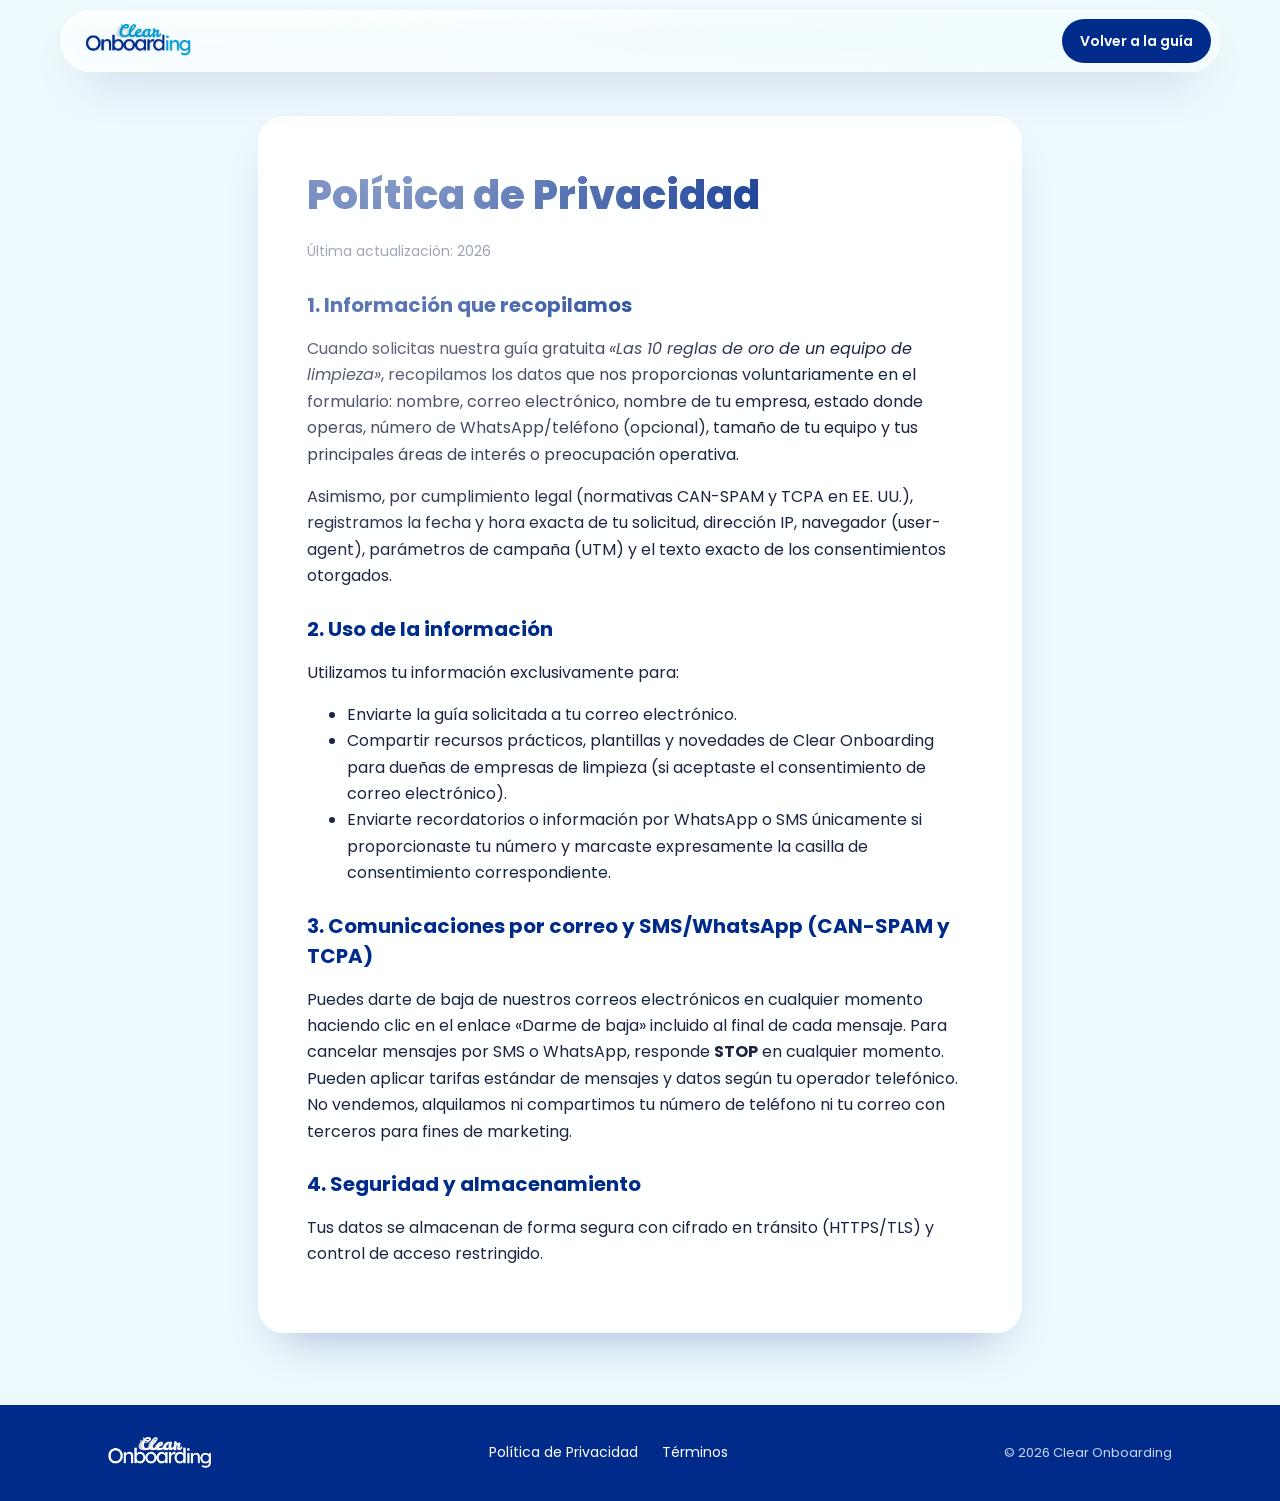
<file: politica-de-privacidad/index.html>
<!DOCTYPE html>
<html lang="es">
<head>
  <meta charset="utf-8">
  <meta name="viewport" content="width=device-width, initial-scale=1">
  <title>Política de Privacidad | Clear Onboarding</title>
  <link rel="preconnect" href="https://fonts.googleapis.com">
  <link rel="preconnect" href="https://fonts.gstatic.com" crossorigin>
  <link href="https://fonts.googleapis.com/css2?family=Poppins:wght@400;500;600;700;800&display=swap" rel="stylesheet">
  <link rel="stylesheet" href="../styles.css">
</head>
<body>
  <div class="page-wrapper" style="background:#EEF9FD;">
    <header class="site-header">
      <div class="header-pill glass-light">
        <a href="../las-10-reglas-de-oro-de-un-equipo-de-limpieza/">
          <img src="../assets/logo-color.png" alt="Clear Onboarding" class="header-logo" width="200" height="61">
        </a>
        <a href="../las-10-reglas-de-oro-de-un-equipo-de-limpieza/" class="header-cta">Volver a la guía</a>
      </div>
    </header>

    <main style="max-width:860px;margin:0 auto;padding:120px clamp(20px,5vw,48px) 72px;flex:1;">
      <div class="glass-light" style="border-radius:26px;padding:clamp(24px,5vw,48px);background:rgba(255,255,255,.92);">
        <h1 style="margin:0 0 16px;font-weight:800;font-size:clamp(26px,3.6vw,40px);color:#012B8B;">Política de Privacidad</h1>
        <p style="font-size:14px;color:#5A6785;margin:0 0 28px;">Última actualización: <span data-current-year>2026</span></p>

        <h2 style="font-size:20px;color:#012B8B;margin:24px 0 8px;">1. Información que recopilamos</h2>
        <p style="font-size:16px;line-height:1.65;color:#1B2440;">Cuando solicitas nuestra guía gratuita <em>«Las 10 reglas de oro de un equipo de limpieza»</em>, recopilamos los datos que nos proporcionas voluntariamente en el formulario: nombre, correo electrónico, nombre de tu empresa, estado donde operas, número de WhatsApp/teléfono (opcional), tamaño de tu equipo y tus principales áreas de interés o preocupación operativa.</p>
        <p style="font-size:16px;line-height:1.65;color:#1B2440;">Asimismo, por cumplimiento legal (normativas CAN-SPAM y TCPA en EE. UU.), registramos la fecha y hora exacta de tu solicitud, dirección IP, navegador (user-agent), parámetros de campaña (UTM) y el texto exacto de los consentimientos otorgados.</p>

        <h2 style="font-size:20px;color:#012B8B;margin:24px 0 8px;">2. Uso de la información</h2>
        <p style="font-size:16px;line-height:1.65;color:#1B2440;">Utilizamos tu información exclusivamente para:</p>
        <ul style="font-size:16px;line-height:1.65;color:#1B2440;">
          <li>Enviarte la guía solicitada a tu correo electrónico.</li>
          <li>Compartir recursos prácticos, plantillas y novedades de Clear Onboarding para dueñas de empresas de limpieza (si aceptaste el consentimiento de correo electrónico).</li>
          <li>Enviarte recordatorios o información por WhatsApp o SMS únicamente si proporcionaste tu número y marcaste expresamente la casilla de consentimiento correspondiente.</li>
        </ul>

        <h2 style="font-size:20px;color:#012B8B;margin:24px 0 8px;">3. Comunicaciones por correo y SMS/WhatsApp (CAN-SPAM y TCPA)</h2>
        <p style="font-size:16px;line-height:1.65;color:#1B2440;">Puedes darte de baja de nuestros correos electrónicos en cualquier momento haciendo clic en el enlace «Darme de baja» incluido al final de cada mensaje. Para cancelar mensajes por SMS o WhatsApp, responde <strong>STOP</strong> en cualquier momento. Pueden aplicar tarifas estándar de mensajes y datos según tu operador telefónico. No vendemos, alquilamos ni compartimos tu número de teléfono ni tu correo con terceros para fines de marketing.</p>

        <h2 style="font-size:20px;color:#012B8B;margin:24px 0 8px;">4. Seguridad y almacenamiento</h2>
        <p style="font-size:16px;line-height:1.65;color:#1B2440;">Tus datos se almacenan de forma segura con cifrado en tránsito (HTTPS/TLS) y control de acceso restringido.</p>
      </div>
    </main>

    <footer style="background:#012B8B;color:#fff;margin-top:auto;">
      <div style="max-width:1160px;margin:0 auto;padding:32px clamp(20px,5vw,48px);display:flex;flex-wrap:wrap;align-items:center;justify-content:space-between;gap:20px;">
        <img src="../assets/logo-white.png" alt="Clear Onboarding" style="height:32px;width:auto;">
        <nav style="display:flex;flex-wrap:wrap;gap:8px 24px;font-size:14px;">
          <a href="../politica-de-privacidad/" class="footer-link">Política de Privacidad</a>
          <a href="../terminos/" class="footer-link">Términos</a>
        </nav>
        <span style="font-size:13px;color:#C9D8F5;">© <span data-current-year>2026</span> Clear Onboarding</span>
      </div>
    </footer>
  </div>
  <script src="../config.js"></script>
  <script src="../app.js"></script>
</body>
</html>
</file>
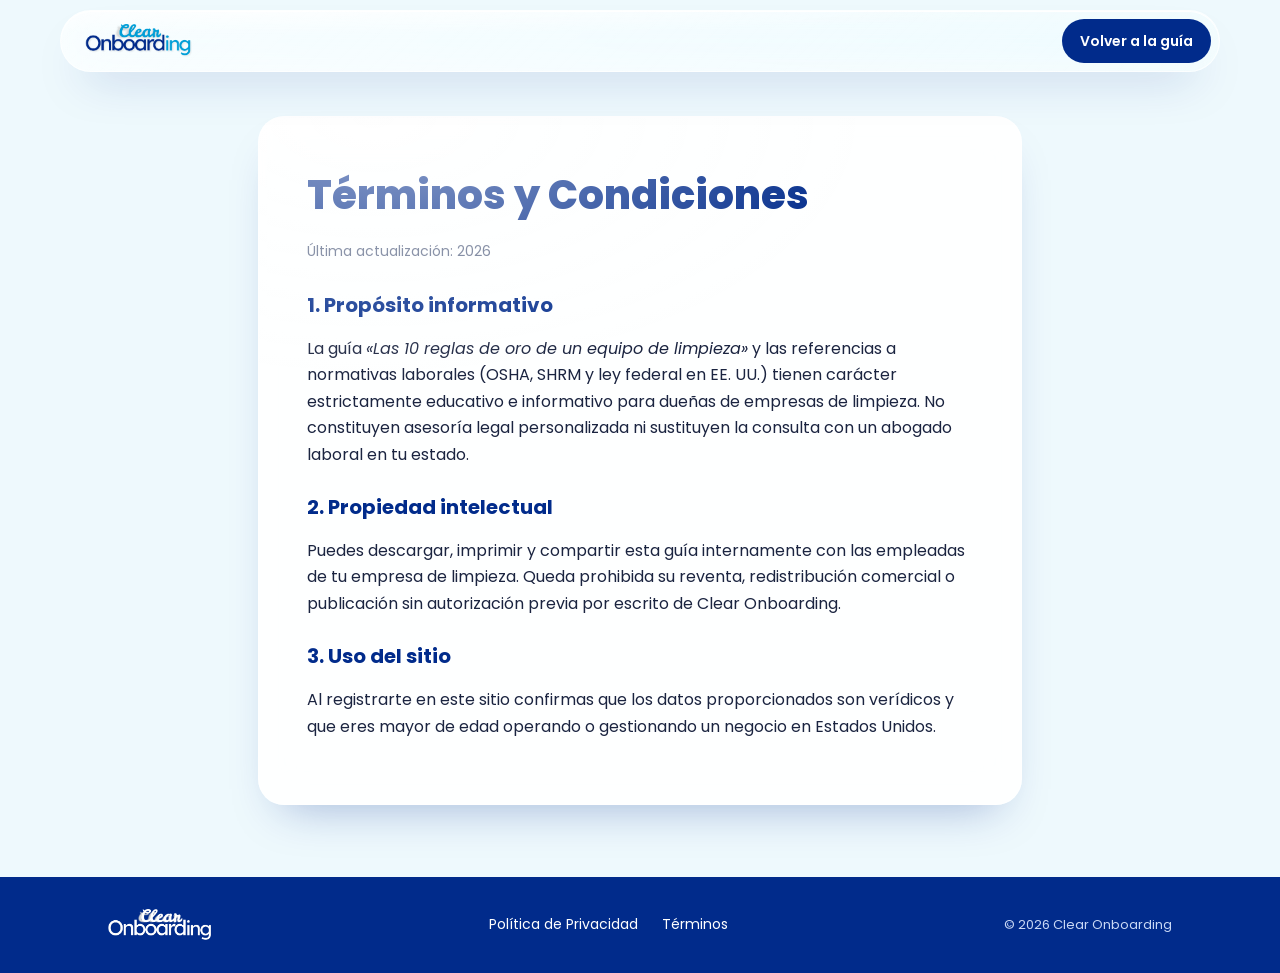
<file: terminos/index.html>
<!DOCTYPE html>
<html lang="es">
<head>
  <meta charset="utf-8">
  <meta name="viewport" content="width=device-width, initial-scale=1">
  <title>Términos de Uso | Clear Onboarding</title>
  <link rel="preconnect" href="https://fonts.googleapis.com">
  <link rel="preconnect" href="https://fonts.gstatic.com" crossorigin>
  <link href="https://fonts.googleapis.com/css2?family=Poppins:wght@400;500;600;700;800&display=swap" rel="stylesheet">
  <link rel="stylesheet" href="../styles.css">
</head>
<body>
  <div class="page-wrapper" style="background:#EEF9FD;">
    <header class="site-header">
      <div class="header-pill glass-light">
        <a href="../las-10-reglas-de-oro-de-un-equipo-de-limpieza/">
          <img src="../assets/logo-color.png" alt="Clear Onboarding" class="header-logo" width="200" height="61">
        </a>
        <a href="../las-10-reglas-de-oro-de-un-equipo-de-limpieza/" class="header-cta">Volver a la guía</a>
      </div>
    </header>

    <main style="max-width:860px;margin:0 auto;padding:120px clamp(20px,5vw,48px) 72px;flex:1;">
      <div class="glass-light" style="border-radius:26px;padding:clamp(24px,5vw,48px);background:rgba(255,255,255,.92);">
        <h1 style="margin:0 0 16px;font-weight:800;font-size:clamp(26px,3.6vw,40px);color:#012B8B;">Términos y Condiciones</h1>
        <p style="font-size:14px;color:#5A6785;margin:0 0 28px;">Última actualización: <span data-current-year>2026</span></p>

        <h2 style="font-size:20px;color:#012B8B;margin:24px 0 8px;">1. Propósito informativo</h2>
        <p style="font-size:16px;line-height:1.65;color:#1B2440;">La guía <em>«Las 10 reglas de oro de un equipo de limpieza»</em> y las referencias a normativas laborales (OSHA, SHRM y ley federal en EE. UU.) tienen carácter estrictamente educativo e informativo para dueñas de empresas de limpieza. No constituyen asesoría legal personalizada ni sustituyen la consulta con un abogado laboral en tu estado.</p>

        <h2 style="font-size:20px;color:#012B8B;margin:24px 0 8px;">2. Propiedad intelectual</h2>
        <p style="font-size:16px;line-height:1.65;color:#1B2440;">Puedes descargar, imprimir y compartir esta guía internamente con las empleadas de tu empresa de limpieza. Queda prohibida su reventa, redistribución comercial o publicación sin autorización previa por escrito de Clear Onboarding.</p>

        <h2 style="font-size:20px;color:#012B8B;margin:24px 0 8px;">3. Uso del sitio</h2>
        <p style="font-size:16px;line-height:1.65;color:#1B2440;">Al registrarte en este sitio confirmas que los datos proporcionados son verídicos y que eres mayor de edad operando o gestionando un negocio en Estados Unidos.</p>
      </div>
    </main>

    <footer style="background:#012B8B;color:#fff;margin-top:auto;">
      <div style="max-width:1160px;margin:0 auto;padding:32px clamp(20px,5vw,48px);display:flex;flex-wrap:wrap;align-items:center;justify-content:space-between;gap:20px;">
        <img src="../assets/logo-white.png" alt="Clear Onboarding" style="height:32px;width:auto;">
        <nav style="display:flex;flex-wrap:wrap;gap:8px 24px;font-size:14px;">
          <a href="../politica-de-privacidad/" class="footer-link">Política de Privacidad</a>
          <a href="../terminos/" class="footer-link">Términos</a>
        </nav>
        <span style="font-size:13px;color:#C9D8F5;">© <span data-current-year>2026</span> Clear Onboarding</span>
      </div>
    </footer>
  </div>
  <script src="../config.js"></script>
  <script src="../app.js"></script>
</body>
</html>
</file>
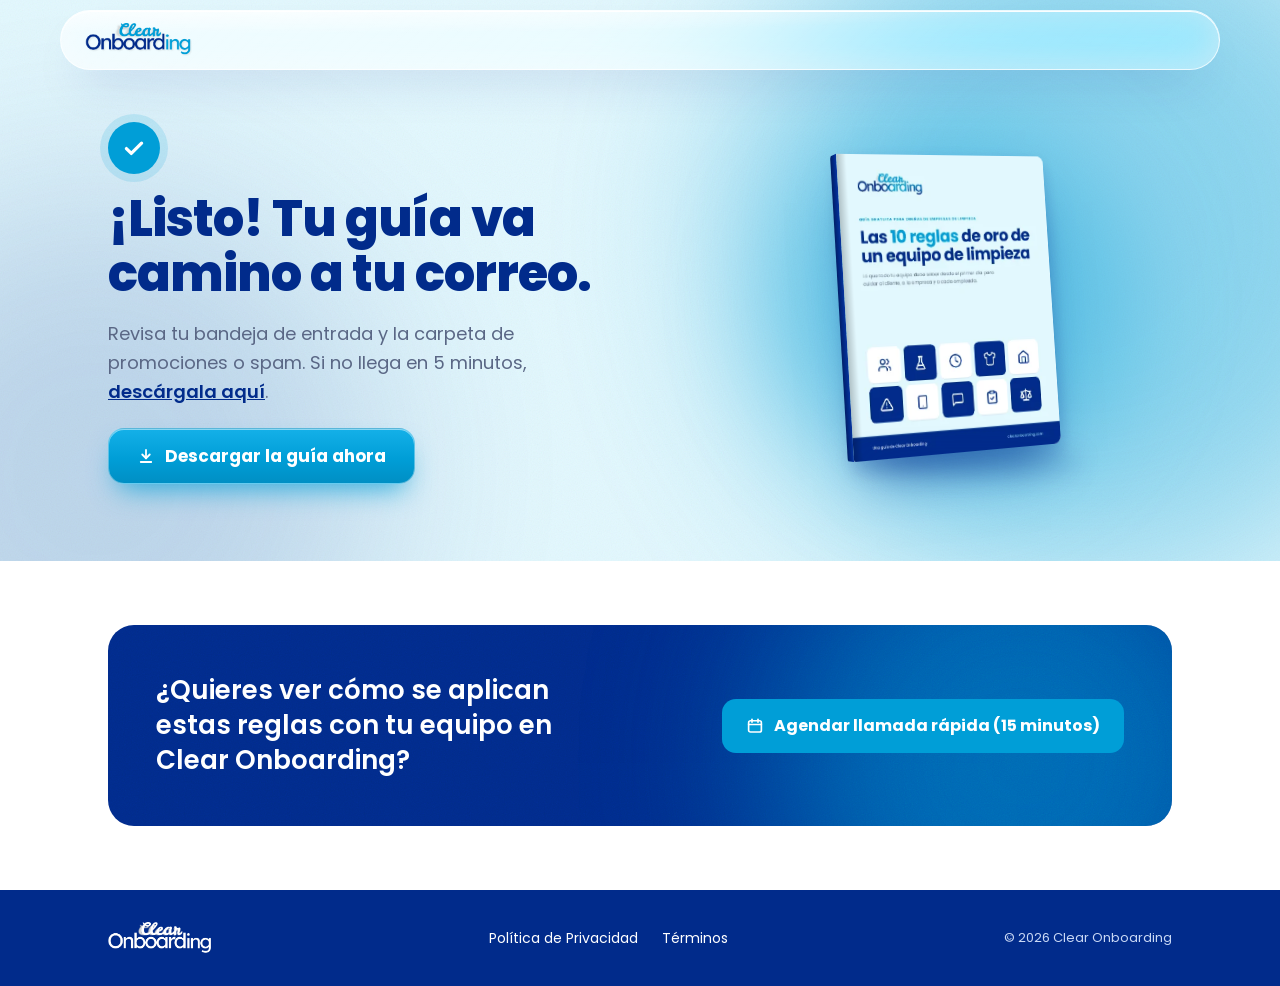
<file: guia/gracias/index.html>
<!DOCTYPE html>
<html lang="es">
<head>
  <meta charset="utf-8">
  <meta name="viewport" content="width=device-width, initial-scale=1">
  <meta name="robots" content="noindex, nofollow">
  <title>¡Listo! Tu guía va camino a tu correo | Clear Onboarding</title>
  <link rel="preconnect" href="https://fonts.googleapis.com">
  <link rel="preconnect" href="https://fonts.gstatic.com" crossorigin>
  <link href="https://fonts.googleapis.com/css2?family=Poppins:wght@400;600;700;800&display=swap" rel="stylesheet">
  <link rel="stylesheet" href="../../styles.css">
</head>
<body data-thank-you-page>
  <div class="page-wrapper">

    <!-- 5.1 Menú flotante (solo logo) -->
    <header class="site-header">
      <div class="header-pill glass-light">
        <a href="../" aria-label="Clear Onboarding">
          <img src="../../assets/logo-color.png" alt="Clear Onboarding" class="header-logo" width="200" height="61">
        </a>
      </div>
    </header>

    <!-- 5.2 Hero Gracias -->
    <section data-screen-label="Gracias" style="position:relative;background:#E3F8FE;overflow:hidden;">
      <div style="position:absolute;top:-20%;right:-12%;width:clamp(320px,55vw,760px);aspect-ratio:1;border-radius:50%;background:#009ED7;opacity:0.38;filter:blur(90px);pointer-events:none;"></div>
      <div style="position:absolute;bottom:-35%;left:-15%;width:clamp(280px,45vw,620px);aspect-ratio:1;border-radius:50%;background:#012B8B;opacity:0.16;filter:blur(100px);pointer-events:none;"></div>
      <div class="grain-light grain-hero"></div>

      <div style="position:relative;max-width:1160px;margin:0 auto;padding:clamp(92px,10vw,150px) clamp(20px,5vw,48px) clamp(40px,6vw,96px);display:flex;flex-direction:row-reverse;flex-wrap:wrap;align-items:center;gap:clamp(20px,5vw,64px);">
        <div style="flex:1 1 260px;display:flex;justify-content:center;align-items:center;position:relative;min-height:clamp(180px,28vw,380px);">
          <div style="position:absolute;width:clamp(180px,28vw,360px);aspect-ratio:1;border-radius:50%;background:#009ED7;opacity:.35;filter:blur(clamp(28px,5vw,56px));"></div>
          <div class="book-stage">
            <div class="book-3d book-3d--thanks">
              <div class="book-spine" style="left:-16px;width:16px;"></div>
              <div class="book-cover">
                <img src="../../assets/portada-ebook-10-reglas.webp" alt="Portada: Las 10 reglas de oro de un equipo de limpieza" width="355" height="460">
                <div class="book-hinge-shadow"></div>
              </div>
            </div>
            <div class="book-floor-shadow" style="bottom:-20px;height:20px;background:rgba(1,43,139,.28);"></div>
          </div>
        </div>

        <div style="flex:1 1 380px;display:flex;flex-direction:column;align-items:flex-start;gap:18px;">
          <span style="width:52px;height:52px;border-radius:50%;background:#009ED7;display:flex;align-items:center;justify-content:center;box-shadow:0 0 0 8px rgba(0,158,215,.15);">
            <svg width="26" height="26" viewBox="0 0 24 24" fill="none" stroke="#fff" stroke-width="3" stroke-linecap="round" stroke-linejoin="round"><path d="m5 12.5 4.5 4.5L19 7.5"></path></svg>
          </span>
          <h1 style="margin:0;font-weight:800;font-size:clamp(28px,4vw,50px);line-height:1.1;letter-spacing:-.02em;color:#012B8B;text-wrap:balance;">¡Listo! Tu guía va camino a tu correo.</h1>
          <p style="margin:0;font-size:clamp(15px,1.5vw,18px);line-height:1.6;color:#5A6785;max-width:520px;text-wrap:pretty;">
            Revisa tu bandeja de entrada y la carpeta de promociones o spam. Si no llega en 5 minutos, <a href="/assets/Las-10-reglas-de-oro-Clear-Onboarding.pdf" download="Las-10-reglas-de-oro-Clear-Onboarding.pdf" data-pdf-link style="color:#012B8B;font-weight:600;">descárgala aquí</a>.
          </p>
          <a href="/assets/Las-10-reglas-de-oro-Clear-Onboarding.pdf" download="Las-10-reglas-de-oro-Clear-Onboarding.pdf" data-pdf-link class="btn-primary" style="margin-top:4px;">
            <svg width="18" height="18" viewBox="0 0 24 24" fill="none" stroke="currentColor" stroke-width="2.4" stroke-linecap="round" stroke-linejoin="round"><path d="M12 4v11"></path><path d="m7 10 5 5 5-5"></path><path d="M5 20h14"></path></svg>
            Descargar la guía ahora
          </a>
        </div>
      </div>
    </section>

    <!-- 5.3 Bloque Agenda -->
    <section data-screen-label="Agenda" style="background:#fff;">
      <div style="max-width:1160px;margin:0 auto;padding:clamp(32px,5vw,72px) clamp(16px,5vw,48px);">
        <div style="position:relative;overflow:hidden;background:#012B8B;border-radius:26px;padding:clamp(28px,4vw,48px);">
          <div style="position:absolute;top:-60%;right:-10%;width:clamp(260px,40vw,520px);aspect-ratio:1;border-radius:50%;background:#009ED7;opacity:0.55;filter:blur(90px);pointer-events:none;"></div>
          <div class="grain-dark"></div>
          <div style="position:relative;display:flex;flex-wrap:wrap;align-items:center;justify-content:space-between;gap:24px;">
            <p style="margin:0;flex:1 1 360px;font-weight:600;font-size:clamp(19px,2.2vw,26px);line-height:1.35;color:#fff;text-wrap:pretty;">¿Quieres ver cómo se aplican estas reglas con tu equipo en Clear Onboarding?</p>
            <a href="https://wa.me/584124784922?text=Hola%2C%20descargu%C3%A9%20la%20gu%C3%ADa%20de%20las%2010%20reglas%20de%20oro%20y%20quiero%20ver%20c%C3%B3mo%20funciona%20Clear%20Onboarding" data-agenda-link target="_blank" rel="noopener" style="flex:0 1 auto;display:inline-flex;align-items:center;justify-content:center;gap:10px;min-height:54px;padding:0 24px;border-radius:14px;background:#009ED7;color:#fff;font-weight:700;font-size:16px;text-decoration:none;text-align:center;">
              <svg width="18" height="18" viewBox="0 0 24 24" fill="none" stroke="currentColor" stroke-width="2.2" stroke-linecap="round" stroke-linejoin="round"><rect x="3.5" y="5" width="17" height="15" rx="2.5"></rect><path d="M3.5 10h17"></path><path d="M8 3v4"></path><path d="M16 3v4"></path></svg>
              Agendar llamada rápida (15 minutos)
            </a>
          </div>
        </div>
      </div>
    </section>

    <!-- 5.4 Footer -->
    <footer style="background:#012B8B;color:#fff;margin-top:auto;">
      <div style="max-width:1160px;margin:0 auto;padding:32px clamp(20px,5vw,48px);display:flex;flex-wrap:wrap;align-items:center;justify-content:space-between;gap:20px;">
        <img src="../../assets/logo-white.png" alt="Clear Onboarding" loading="lazy" style="height:32px;width:auto;">
        <nav style="display:flex;flex-wrap:wrap;gap:8px 24px;font-size:14px;">
          <a href="../../politica-de-privacidad/" class="footer-link">Política de Privacidad</a>
          <a href="../../terminos/" class="footer-link">Términos</a>
        </nav>
        <span style="font-size:13px;color:#C9D8F5;">© <span data-current-year>2026</span> Clear Onboarding</span>
      </div>
    </footer>

  </div>

  <script src="../../config.js"></script>
  <script src="../../app.js"></script>
</body>
</html>
</file>
<file: styles.css>
/* ==========================================================================
   SISTEMA VISUAL — CLEAR ONBOARDING ("Las 10 reglas de oro")
   Tokens y especificaciones exactas del README.md y prototipos v2.dc
   ========================================================================== */

:root {
  --navy: #012B8B;
  --navy-deep: #011E63;
  --blue-mid: #0A3AA6;
  --cyan: #009ED7;
  --cyan-hover: #0089BC;
  --sky-bg: #E3F8FE;
  --sky-soft: #EEF9FD;
  --white: #FFFFFF;
  --text-dark: #1B2440;
  --text-secondary: #5A6785;
  --text-hero-sub: #3E4C6E;
  --border-input: #C9D6E8;
  --border-soft: #E3EAF4;
  --err-border: #D93B3B;
  --err-bg: #FFF7F7;
  --err-text: #C62828;
  --err-alert-bg: #FFF1F1;
  --err-alert-text: #9E1F1F;
  --label-dark-bg: #8FDCF7;
  --note-dark-bg: #A9DFF4;
}

*, *::before, *::after {
  box-sizing: border-box;
}

html {
  scroll-behavior: smooth;
  -webkit-text-size-adjust: 100%;
}

html, body {
  margin: 0;
  padding: 0;
  background: var(--white);
  font-family: 'Poppins', Arial, sans-serif;
  color: var(--text-dark);
}

a {
  color: var(--navy);
  transition: color 0.18s ease, background-color 0.18s ease, transform 0.18s ease, box-shadow 0.18s ease;
}

a:hover {
  color: var(--cyan);
}

input, select, button, textarea {
  font-family: inherit;
}

.page-wrapper {
  min-height: 100vh;
  display: flex;
  flex-direction: column;
  overflow-x: clip;
  background: var(--white);
}

/* --------------------------------------------------------------------------
   Efectos: Cristal líquido (Glass claro y oscuro) + Grano SVG
   -------------------------------------------------------------------------- */
.glass-light {
  position: relative;
  background: linear-gradient(135deg, rgba(255, 255, 255, 0.66), rgba(255, 255, 255, 0.30));
  backdrop-filter: blur(22px) saturate(170%);
  -webkit-backdrop-filter: blur(22px) saturate(170%);
  border: 1px solid rgba(255, 255, 255, 0.75);
  box-shadow:
    inset 0 1px 0 rgba(255, 255, 255, 0.95),
    inset 0 -10px 24px rgba(255, 255, 255, 0.20),
    0 24px 48px -24px rgba(1, 43, 139, 0.35);
}

.glass-light::before {
  content: '';
  position: absolute;
  inset: 0;
  border-radius: inherit;
  background: radial-gradient(120% 70% at 15% 0%, rgba(255, 255, 255, 0.6), rgba(255, 255, 255, 0) 55%);
  pointer-events: none;
}

@supports not ((backdrop-filter: blur(1px)) or (-webkit-backdrop-filter: blur(1px))) {
  .glass-light {
    background: rgba(255, 255, 255, 0.88);
  }
}

.glass-dark {
  background: linear-gradient(135deg, rgba(255, 255, 255, 0.20), rgba(255, 255, 255, 0.07));
  backdrop-filter: blur(18px) saturate(160%);
  -webkit-backdrop-filter: blur(18px) saturate(160%);
  border: 1px solid rgba(255, 255, 255, 0.28);
  box-shadow:
    inset 0 1px 0 rgba(255, 255, 255, 0.45),
    0 20px 40px -20px rgba(0, 0, 0, 0.45);
}

.grain-light,
.grain-dark {
  position: absolute;
  inset: 0;
  pointer-events: none;
  background-image: url("data:image/svg+xml,%3Csvg xmlns='http://www.w3.org/2000/svg' width='180' height='180'%3E%3Cfilter id='n'%3E%3CfeTurbulence type='fractalNoise' baseFrequency='.85' numOctaves='2' stitchTiles='stitch'/%3E%3C/filter%3E%3Crect width='100%25' height='100%25' filter='url(%23n)'/%3E%3C/svg%3E");
}

.grain-light {
  opacity: 0.06;
  mix-blend-mode: multiply;
}

.grain-hero {
  opacity: 0.07;
  mix-blend-mode: multiply;
}

.grain-dark {
  opacity: 0.14;
  mix-blend-mode: overlay;
}

.grain-card {
  opacity: 0.12;
  mix-blend-mode: overlay;
}

/* --------------------------------------------------------------------------
   4.1 Menú flotante (sticky)
   -------------------------------------------------------------------------- */
.site-header {
  position: sticky;
  top: 10px;
  z-index: 50;
  margin: 10px clamp(10px, 3vw, 24px) -76px;
}

.header-pill {
  max-width: 1160px;
  margin: 0 auto;
  overflow: hidden;
  border-radius: 999px;
  min-height: 60px;
  padding: 8px 8px 8px clamp(16px, 3vw, 24px);
  display: flex;
  align-items: center;
  justify-content: space-between;
  gap: 12px;
}

.header-logo {
  position: relative;
  height: clamp(26px, 3.4vw, 34px);
  width: auto;
  display: block;
}

.header-cta {
  position: relative;
  display: inline-flex;
  align-items: center;
  min-height: 44px;
  padding: 0 18px;
  border-radius: 999px;
  background: var(--navy);
  color: var(--white);
  font-size: 14px;
  font-weight: 600;
  text-decoration: none;
  white-space: nowrap;
}

.header-cta:hover {
  background: var(--blue-mid);
  color: var(--white);
}

.header-cta:focus-visible {
  outline: 3px solid var(--cyan);
  outline-offset: 2px;
}

/* --------------------------------------------------------------------------
   Botones principales
   -------------------------------------------------------------------------- */
.btn-primary {
  position: relative;
  overflow: hidden;
  display: inline-flex;
  align-items: center;
  justify-content: center;
  gap: 10px;
  min-height: 56px;
  padding: 0 28px;
  border-radius: 16px;
  background: linear-gradient(180deg, #14B0E8, #009ED7 55%, #008FC4);
  color: var(--white);
  font-weight: 700;
  font-size: 17px;
  text-decoration: none;
  border: 1px solid rgba(255, 255, 255, 0.35);
  box-shadow:
    inset 0 1px 0 rgba(255, 255, 255, 0.5),
    0 14px 28px -10px rgba(0, 158, 215, 0.8);
  cursor: pointer;
}

.btn-primary:hover {
  transform: translateY(-1px);
  color: var(--white);
  box-shadow:
    inset 0 1px 0 rgba(255, 255, 255, 0.5),
    0 18px 34px -10px rgba(0, 158, 215, 0.9);
}

.btn-primary:focus-visible {
  outline: 3px solid var(--navy);
  outline-offset: 2px;
}

/* --------------------------------------------------------------------------
   4.2 Hero
   -------------------------------------------------------------------------- */
.hero-section {
  position: relative;
  overflow: hidden;
  background: var(--sky-bg);
}

.hero-container {
  position: relative;
  max-width: 1160px;
  margin: 0 auto;
  padding: clamp(86px, 10vw, 150px) clamp(20px, 5vw, 48px) clamp(36px, 6vw, 96px);
  display: flex;
  flex-direction: row-reverse;
  flex-wrap: wrap;
  align-items: center;
  gap: clamp(8px, 4vw, 56px);
}

.hero-book-col {
  flex: 1 1 300px;
  display: flex;
  justify-content: center;
  align-items: center;
  position: relative;
  min-height: clamp(220px, 36vw, 500px);
}

.hero-number-bg {
  position: absolute;
  font-weight: 800;
  font-size: clamp(210px, 32vw, 450px);
  line-height: 1;
  letter-spacing: -0.06em;
  color: transparent;
  -webkit-text-stroke: 2px rgba(1, 43, 139, 0.13);
  user-select: none;
  pointer-events: none;
}

.book-stage {
  position: relative;
  perspective: 1400px;
}

.book-3d {
  position: relative;
  width: clamp(130px, 21vw, 280px);
  aspect-ratio: 0.773;
  transform: rotateY(26deg) rotateX(4deg) rotateZ(-2deg);
  transform-style: preserve-3d;
}

.book-3d--thanks {
  width: clamp(118px, 18vw, 230px);
}

.book-spine {
  position: absolute;
  left: -18px;
  top: 0;
  width: 18px;
  height: 100%;
  transform-origin: right center;
  transform: rotateY(-90deg);
  background: linear-gradient(90deg, #011E63, #012B8B 60%, #0A3AA6);
  border-radius: 3px 0 0 3px;
}

.book-cover {
  position: absolute;
  inset: 0;
  border-radius: 2px 8px 8px 2px;
  overflow: hidden;
  background: var(--white);
  box-shadow:
    0 30px 50px -18px rgba(1, 43, 139, 0.55),
    0 8px 18px rgba(1, 43, 139, 0.18);
}

.book-cover img {
  position: absolute;
  inset: 0;
  width: 100%;
  height: 100%;
  object-fit: cover;
  display: block;
}

.book-hinge-shadow {
  position: absolute;
  left: 0;
  top: 0;
  bottom: 0;
  width: 10px;
  background: linear-gradient(90deg, rgba(0, 0, 0, 0.22), rgba(0, 0, 0, 0));
  pointer-events: none;
}

.book-gloss {
  position: absolute;
  inset: 0;
  pointer-events: none;
  background: linear-gradient(115deg, rgba(255, 255, 255, 0.35) 0%, rgba(255, 255, 255, 0) 32%);
}

.book-floor-shadow {
  position: absolute;
  left: 8%;
  right: -6%;
  bottom: -22px;
  height: 22px;
  border-radius: 50%;
  background: rgba(1, 43, 139, 0.30);
  filter: blur(12px);
}

.floating-badge {
  position: absolute;
  z-index: 4;
  overflow: hidden;
  display: flex;
  align-items: center;
  gap: 8px;
  border-radius: 999px;
  padding: 7px 12px 7px 7px;
  font-size: clamp(11px, 1vw, 13px);
  font-weight: 600;
  color: var(--navy);
  white-space: nowrap;
}

.floating-badge--top {
  top: 8%;
  left: 0;
}

.floating-badge--bottom {
  bottom: 6%;
  right: 0;
}

.badge-check {
  position: relative;
  flex: none;
  width: 20px;
  height: 20px;
  border-radius: 50%;
  background: var(--cyan);
  display: flex;
  align-items: center;
  justify-content: center;
}

.hero-copy-col {
  flex: 1 1 360px;
  display: flex;
  flex-direction: column;
  align-items: flex-start;
  gap: clamp(10px, 1.6vw, 18px);
}

.tag-pill {
  overflow: hidden;
  font-size: 12px;
  font-weight: 700;
  letter-spacing: 0.14em;
  text-transform: uppercase;
  color: var(--navy);
  border-radius: 999px;
  padding: 7px 14px;
}

.hero-h1 {
  margin: 0;
  font-weight: 800;
  font-size: clamp(28px, 4.4vw, 58px);
  line-height: 1.06;
  letter-spacing: -0.025em;
  color: var(--navy);
  text-wrap: balance;
}

.marker-highlight {
  background: linear-gradient(transparent 62%, rgba(0, 158, 215, 0.38) 62%);
}

.hero-subtitle {
  margin: 0;
  font-size: clamp(15px, 1.5vw, 19px);
  line-height: 1.5;
  color: var(--text-hero-sub);
  max-width: 520px;
  text-wrap: pretty;
}

/* Ajuste mobile-first estricto para que el Hero se vea COMPLETO sin scroll en 390x844 */
@media (max-width: 759px) {
  .hero-container {
    flex-direction: column;
    align-items: flex-start;
    padding: 80px 20px 18px;
    gap: 10px;
  }
  .hero-book-col {
    flex: none;
    width: 100%;
    min-height: 184px;
  }
  .book-3d {
    width: 126px;
  }
  .hero-number-bg {
    font-size: 185px;
  }
  .floating-badge--top {
    top: 4%;
    left: 0;
  }
  .floating-badge--bottom {
    bottom: 2%;
    right: 0;
  }
  .hero-copy-col {
    flex: none;
    width: 100%;
    gap: 8px;
  }
  .hero-h1 {
    font-size: clamp(26px, 7vw, 33px);
  }
  .hero-subtitle {
    font-size: 14.5px;
    line-height: 1.42;
  }
  .hero-copy-col .btn-primary {
    width: 100%;
    min-height: 52px;
  }
}

/* --------------------------------------------------------------------------
   Sección 8: Píldora de Video en Hero + Bloque TikTok 9:16 + Modal
   -------------------------------------------------------------------------- */
.hero-video-pill {
  display: inline-flex;
  align-items: center;
  gap: 8px;
  min-height: 36px;
  padding: 5px 14px 5px 8px;
  border-radius: 999px;
  font-size: 13px;
  font-weight: 600;
  color: var(--navy);
  cursor: pointer;
  text-decoration: none;
  transition: transform 0.16s ease, box-shadow 0.16s ease;
}

.hero-video-pill:hover {
  transform: translateY(-1px);
  color: var(--navy);
}

.hero-video-pill-icon {
  width: 22px;
  height: 22px;
  border-radius: 50%;
  background: var(--cyan);
  color: var(--white);
  display: inline-flex;
  align-items: center;
  justify-content: center;
  flex: none;
}

.tiktok-part-tab {
  min-height: 38px;
  padding: 0 14px;
  border-radius: 999px;
  border: 1px solid rgba(255, 255, 255, 0.28);
  background: rgba(255, 255, 255, 0.10);
  color: #fff;
  font-size: 13px;
  font-weight: 600;
  cursor: pointer;
  transition: all 0.16s ease;
}

.tiktok-part-tab:hover {
  background: rgba(255, 255, 255, 0.20);
}

.tiktok-part-tab.active {
  background: var(--cyan);
  border-color: var(--cyan);
  color: #fff;
  box-shadow: 0 8px 20px -6px rgba(0, 158, 215, 0.75);
}

.video-modal-backdrop {
  position: fixed;
  inset: 0;
  z-index: 100;
  background: rgba(1, 18, 58, 0.82);
  backdrop-filter: blur(12px);
  -webkit-backdrop-filter: blur(12px);
  display: none;
  align-items: center;
  justify-content: center;
  padding: 16px;
}

.video-modal-backdrop.open {
  display: flex;
}

/* --------------------------------------------------------------------------
   4.3 Dolor (¿Te suena familiar?)
   -------------------------------------------------------------------------- */
.pain-carousel-outer {
  margin: 0 calc(clamp(20px, 5vw, 48px) * -1);
  overflow-x: auto;
  scroll-snap-type: x mandatory;
  scrollbar-width: none;
  -ms-overflow-style: none;
}

.pain-carousel-outer::-webkit-scrollbar {
  display: none;
}

.pain-carousel-track {
  display: flex;
  gap: 16px;
  width: max-content;
  margin: 0 auto;
  padding: 4px clamp(20px, 5vw, 48px) 12px;
}

@media (min-width: 1024px) {
  .pain-carousel-track {
    width: 100%;
    justify-content: center;
  }
  .pain-card {
    flex: 1 1 320px !important;
    max-width: 352px;
  }
}

/* --------------------------------------------------------------------------
   4.6 Formulario — Estados de foco, error y controles interactivos
   -------------------------------------------------------------------------- */
.form-input,
.form-select {
  height: 52px;
  border-radius: 12px;
  border: 1.5px solid var(--border-input);
  background-color: var(--white);
  padding: 0 16px;
  font-size: 16px;
  color: var(--text-dark);
  outline: none;
  transition: border-color 0.16s ease, box-shadow 0.16s ease, background-color 0.16s ease;
  width: 100%;
}

.form-select {
  padding-right: 44px;
  appearance: none;
  -webkit-appearance: none;
  background-image: url("data:image/svg+xml,%3Csvg xmlns='http://www.w3.org/2000/svg' width='20' height='20' viewBox='0 0 24 24' fill='none' stroke='%23012B8B' stroke-width='2.2' stroke-linecap='round'%3E%3Cpath d='m6 9 6 6 6-6'/%3E%3C/svg%3E");
  background-repeat: no-repeat;
  background-position: right 14px center;
}

.form-input:focus,
.form-select:focus {
  border-color: var(--cyan);
  box-shadow: 0 0 0 4px rgba(0, 158, 215, 0.15);
}

.form-input.has-error,
.form-select.has-error {
  border-color: var(--err-border);
  background-color: var(--err-bg);
}

.field-error {
  display: none;
  gap: 6px;
  align-items: center;
  font-size: 13px;
  color: var(--err-text);
  font-weight: 500;
}

.field-error.visible {
  display: flex;
}

.team-btn {
  min-height: 48px;
  border-radius: 12px;
  border: 1.5px solid var(--border-input);
  background: var(--white);
  color: var(--text-dark);
  font-size: 15px;
  font-weight: 600;
  cursor: pointer;
  transition: all 0.15s ease;
}

.team-btn:hover {
  border-color: var(--cyan);
}

.team-btn:focus-visible {
  outline: 3px solid var(--cyan);
  outline-offset: 2px;
}

.team-btn[aria-checked="true"] {
  background: var(--navy);
  border-color: var(--navy);
  color: var(--white);
}

.concern-row {
  display: flex;
  align-items: center;
  gap: 12px;
  min-height: 48px;
  padding: 10px 14px;
  border-radius: 12px;
  border: 1.5px solid var(--border-soft);
  background: var(--white);
  cursor: pointer;
  transition: all 0.15s ease;
}

.concern-row:hover {
  border-color: var(--border-input);
}

.concern-row.selected {
  background: #F0FAFE;
  border-color: var(--cyan);
}

.custom-checkbox-box {
  flex: none;
  width: 22px;
  height: 22px;
  border-radius: 6px;
  border: 2px solid #9AABC4;
  background: var(--white);
  display: flex;
  align-items: center;
  justify-content: center;
  transition: all 0.15s ease;
}

.custom-checkbox-box.checked {
  background: var(--cyan);
  border-color: var(--cyan);
}

.custom-checkbox-box.has-error {
  border-color: var(--err-border);
}

.custom-checkbox-box svg {
  opacity: 0;
  transition: opacity 0.12s ease;
}

.custom-checkbox-box.checked svg {
  opacity: 1;
}

.sr-only-input {
  position: absolute;
  opacity: 0;
  width: 1px;
  height: 1px;
  pointer-events: none;
}

.sr-only-input:focus-visible + .custom-checkbox-box {
  box-shadow: 0 0 0 4px rgba(0, 158, 215, 0.25);
  border-color: var(--cyan);
}

.submit-btn {
  min-height: 56px;
  border: none;
  border-radius: 14px;
  background: var(--cyan);
  color: var(--white);
  font-size: 17px;
  font-weight: 700;
  cursor: pointer;
  box-shadow: 0 10px 24px -8px rgba(0, 158, 215, 0.7);
  transition: background-color 0.18s ease, transform 0.18s ease;
}

.submit-btn:hover:not(:disabled) {
  background: var(--cyan-hover);
}

.submit-btn:disabled {
  background: #5FBFE3;
  cursor: wait;
}

/* --------------------------------------------------------------------------
   4.9 Barra fija inferior (solo celular, < 760px)
   -------------------------------------------------------------------------- */
.mobile-sticky-bar {
  position: fixed;
  left: 12px;
  right: 12px;
  bottom: 12px;
  z-index: 60;
  overflow: hidden;
  border-radius: 22px;
  padding: 8px;
  transform: translateY(130%);
  opacity: 0;
  pointer-events: none;
  transition: transform 0.28s cubic-bezier(0.22, 1, 0.36, 1), opacity 0.24s ease;
}

.mobile-sticky-bar.visible {
  transform: translateY(0);
  opacity: 1;
  pointer-events: auto;
}

@media (min-width: 760px) {
  .mobile-sticky-bar {
    display: none !important;
  }
}

/* Footer */
.footer-link {
  color: var(--white);
  text-decoration: none;
}

.footer-link:hover {
  color: #9FE3FA;
}

/* Ocultar badge publicitario inyectado por Netlify en planes gratuitos */
iframe[src*="netlify"],
iframe[title*="Netlify" i],
iframe[id*="netlify" i],
[id*="netlify-badge" i],
[class*="netlify-badge" i],
[data-netlify-badge],
netlify-badge,
div[style*="z-index: 2147483647"],
div[style*="z-index:2147483647"] {
  display: none !important;
  visibility: hidden !important;
  opacity: 0 !important;
  pointer-events: none !important;
  height: 0 !important;
  width: 0 !important;
  max-height: 0 !important;
  max-width: 0 !important;
  position: absolute !important;
  left: -99999px !important;
  bottom: -99999px !important;
  overflow: hidden !important;
}
</file>
